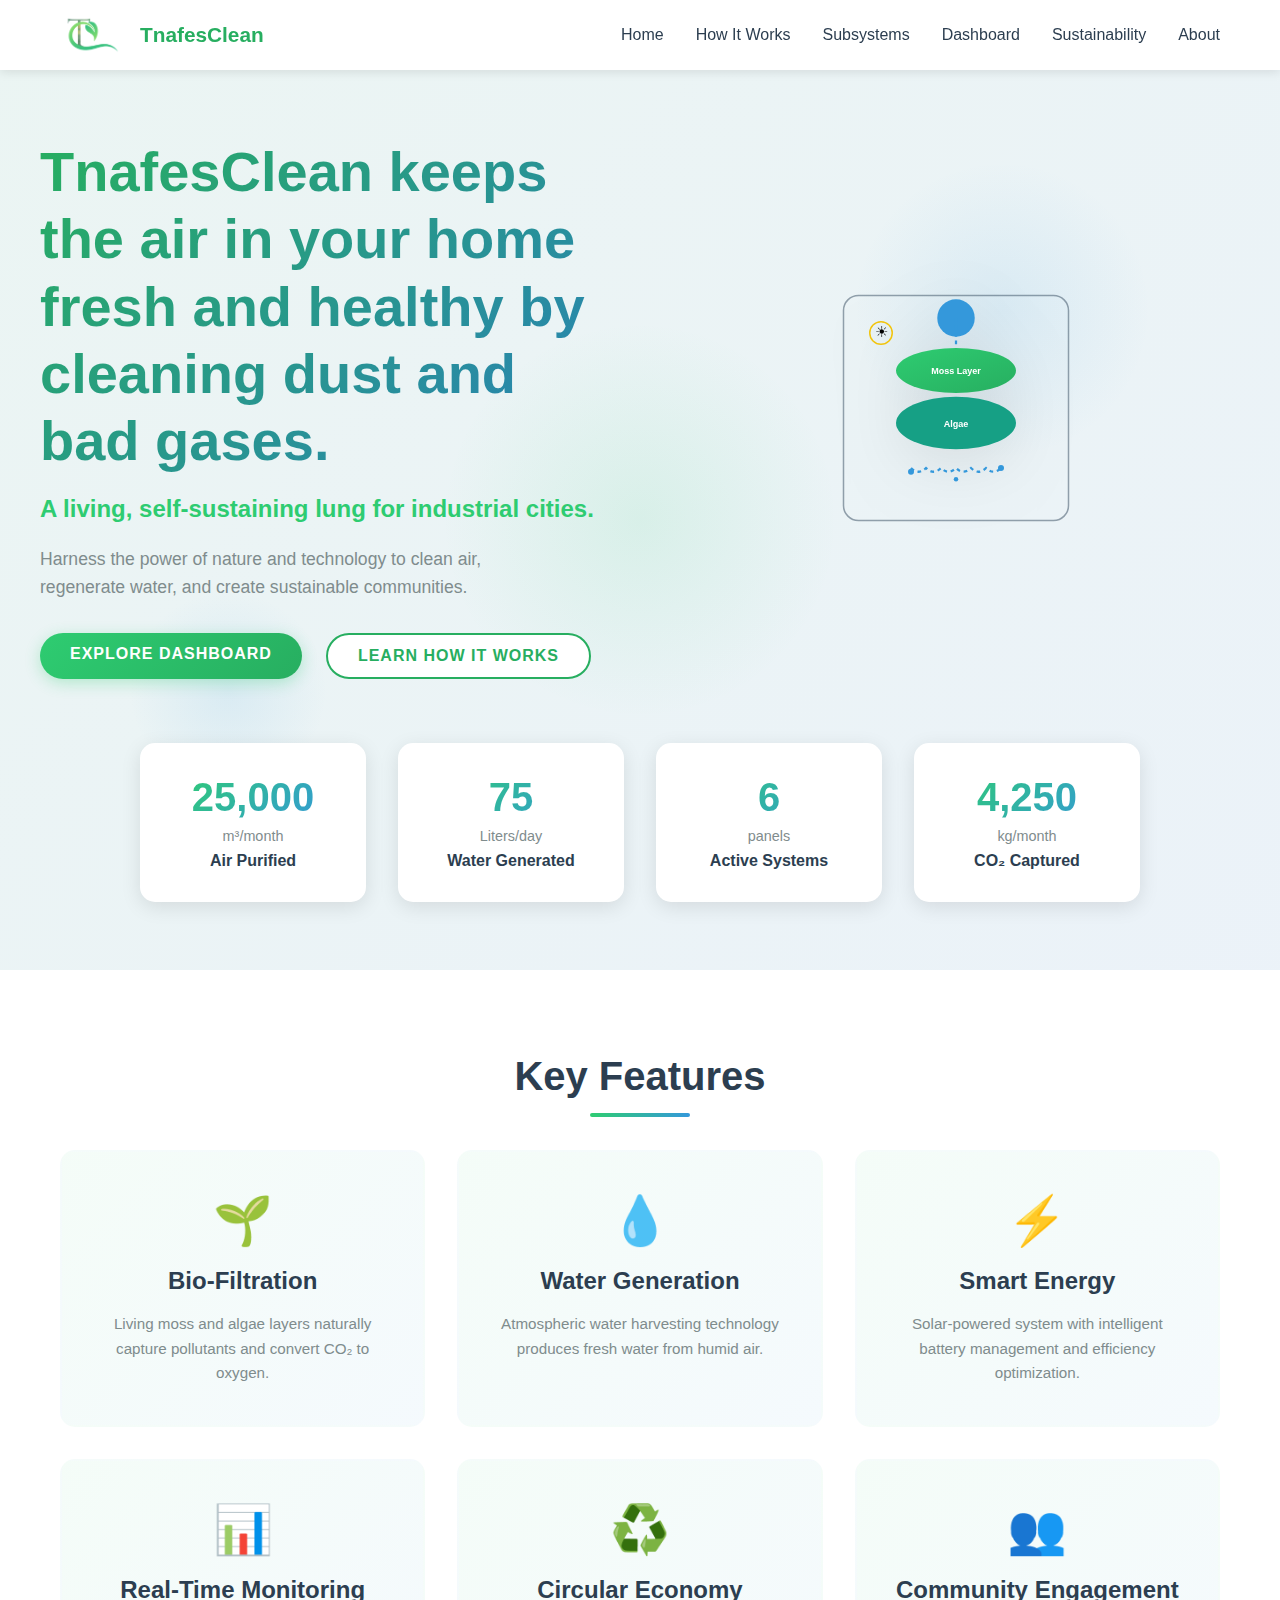
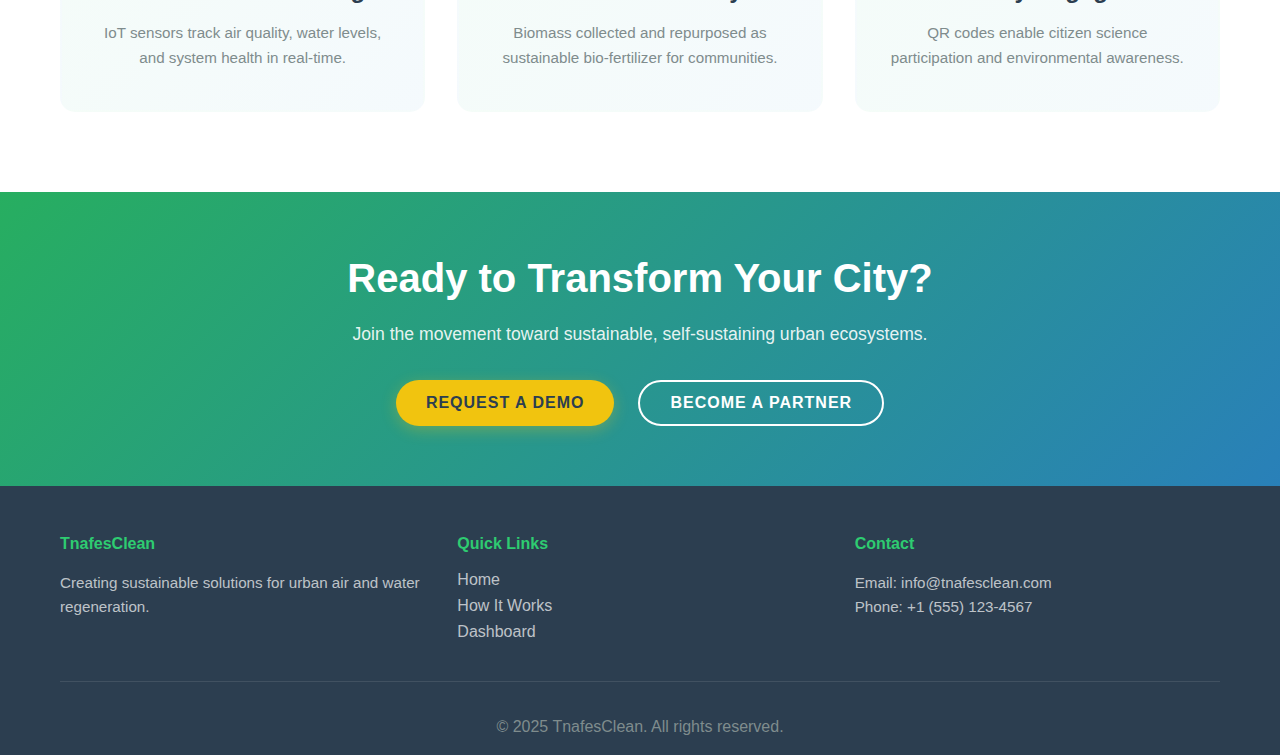
<file: index.html>
<!DOCTYPE html>
<html lang="en">
<head>
    <meta charset="UTF-8">
    <meta name="viewport" content="width=device-width, initial-scale=1.0">
    <title>Bio-Digital Air Purification & Water Regeneration System</title>
    <link rel="stylesheet" href="css/styles.css">
    <link rel="stylesheet" href="css/animations.css">
</head>
<body>
    <!-- Navigation Bar -->
    <nav class="navbar">
        <div class="nav-container">
            <div class="nav-logo">
                <img src="assets/logo.png" alt="TnafesClean Logo" class="logo-image" style="height: 40px; width: auto; margin-right: 10px;">
                <span>TnafesClean</span>
            </div>
            <ul class="nav-menu">
                <li><a href="#home" class="nav-link">Home</a></li>
                <li><a href="pages/how-it-works.html" class="nav-link">How It Works</a></li>
                <li><a href="pages/subsystems.html" class="nav-link">Subsystems</a></li>
                <li><a href="pages/dashboard.html" class="nav-link">Dashboard</a></li>
                <li><a href="pages/sustainability.html" class="nav-link">Sustainability</a></li>
                <li><a href="pages/about.html" class="nav-link">About</a></li>
            </ul>
            <div class="hamburger">
                <span></span>
                <span></span>
                <span></span>
            </div>
        </div>
    </nav>

    <!-- Hero Section -->
    <section id="home" class="hero">
        <div class="hero-background">
            <div class="animated-bg">
                <div class="airflow-particle"></div>
                <div class="water-droplet"></div>
                <div class="moss-layer"></div>
            </div>
        </div>

        <div class="hero-content">
            <div class="hero-text">
                <h1 class="hero-title animate-slide-in">
                TnafesClean keeps the air in your home fresh and healthy by cleaning dust and bad gases.                     </h1>
                <p class="hero-tagline animate-fade-in">
                    A living, self-sustaining lung for industrial cities.
                </p>
                <p class="hero-description animate-fade-in-delay">
                    Harness the power of nature and technology to clean air, regenerate water, and create sustainable communities.
                </p>
                
                <div class="cta-buttons animate-scale-in">
                    <a href="pages/dashboard.html" class="btn btn-primary">Explore Dashboard</a>
                    <a href="pages/how-it-works.html" class="btn btn-secondary">Learn How It Works</a>
                </div>
            </div>

            <div class="hero-visual">
                <svg class="hero-svg" viewBox="0 0 400 400" xmlns="http://www.w3.org/2000/svg">
                    <!-- Animated system visualization -->
                    <defs>
                        <linearGradient id="mossGradient" x1="0%" y1="0%" x2="100%" y2="100%">
                            <stop offset="0%" style="stop-color:#2ecc71;stop-opacity:1" />
                            <stop offset="100%" style="stop-color:#27ae60;stop-opacity:1" />
                        </linearGradient>
                        <linearGradient id="waterGradient" x1="0%" y1="0%" x2="100%" y2="100%">
                            <stop offset="0%" style="stop-color:#3498db;stop-opacity:1" />
                            <stop offset="100%" style="stop-color:#2980b9;stop-opacity:1" />
                        </linearGradient>
                    </defs>
                    
                    <!-- Main system container -->
                    <rect x="50" y="50" width="300" height="300" rx="20" fill="none" stroke="#34495e" stroke-width="2" class="system-border"/>
                    
                    <!-- Air intake (top) -->
                    <circle cx="200" cy="80" r="25" fill="#3498db" class="air-intake-animate"/>
                    <path d="M 200 80 L 200 130" stroke="#3498db" stroke-width="3" stroke-dasharray="5,5" class="airflow-line"/>
                    
                    <!-- Moss layer (upper section) -->
                    <ellipse cx="200" cy="150" rx="80" ry="30" fill="url(#mossGradient)" class="moss-pulse"/>
                    <text x="200" y="155" text-anchor="middle" font-size="12" fill="white" font-weight="bold">Moss Layer</text>
                    
                    <!-- Algae layer (middle section) -->
                    <ellipse cx="200" cy="220" rx="80" ry="35" fill="#16a085" class="algae-grow"/>
                    <text x="200" y="225" text-anchor="middle" font-size="12" fill="white" font-weight="bold">Algae</text>
                    
                    <!-- Water condensation (bottom) -->
                    <path d="M 140 280 Q 150 290 160 280 Q 170 290 180 280 Q 190 290 200 280 Q 210 290 220 280 Q 230 290 240 280 Q 250 290 260 280" 
                          stroke="#3498db" stroke-width="3" fill="none" class="water-condense"/>
                    <circle cx="140" cy="285" r="4" fill="#3498db" class="water-drop"/>
                    <circle cx="200" cy="295" r="3" fill="#3498db" class="water-drop water-drop-delay"/>
                    <circle cx="260" cy="280" r="4" fill="#3498db" class="water-drop"/>
                    
                    <!-- Energy indicators (solar) -->
                    <circle cx="100" cy="100" r="15" fill="none" stroke="#f1c40f" stroke-width="2" class="solar-glow"/>
                    <text x="100" y="105" text-anchor="middle" font-size="20">☀</text>
                </svg>
            </div>
        </div>

        <!-- Quick Stats -->
        <div class="stats-container">
            <div class="stat-card animate-stat-card">
                <div class="stat-value" data-value="50000">0</div>
                <div class="stat-unit">m³/month</div>
                <div class="stat-label">Air Purified</div>
            </div>
            <div class="stat-card animate-stat-card">
                <div class="stat-value" data-value="150">0</div>
                <div class="stat-unit">Liters/day</div>
                <div class="stat-label">Water Generated</div>
            </div>
            <div class="stat-card animate-stat-card">
                <div class="stat-value" data-value="12">0</div>
                <div class="stat-unit">panels</div>
                <div class="stat-label">Active Systems</div>
            </div>
            <div class="stat-card animate-stat-card">
                <div class="stat-value" data-value="8500">0</div>
                <div class="stat-unit">kg/month</div>
                <div class="stat-label">CO₂ Captured</div>
            </div>
        </div>
    </section>

    <!-- Features Overview Section -->
    <section class="features">
        <div class="container">
            <h2 class="section-title">Key Features</h2>
            <div class="features-grid">
                <div class="feature-card">
                    <div class="feature-icon">🌱</div>
                    <h3>Bio-Filtration</h3>
                    <p>Living moss and algae layers naturally capture pollutants and convert CO₂ to oxygen.</p>
                </div>
                <div class="feature-card">
                    <div class="feature-icon">💧</div>
                    <h3>Water Generation</h3>
                    <p>Atmospheric water harvesting technology produces fresh water from humid air.</p>
                </div>
                <div class="feature-card">
                    <div class="feature-icon">⚡</div>
                    <h3>Smart Energy</h3>
                    <p>Solar-powered system with intelligent battery management and efficiency optimization.</p>
                </div>
                <div class="feature-card">
                    <div class="feature-icon">📊</div>
                    <h3>Real-Time Monitoring</h3>
                    <p>IoT sensors track air quality, water levels, and system health in real-time.</p>
                </div>
                <div class="feature-card">
                    <div class="feature-icon">♻️</div>
                    <h3>Circular Economy</h3>
                    <p>Biomass collected and repurposed as sustainable bio-fertilizer for communities.</p>
                </div>
                <div class="feature-card">
                    <div class="feature-icon">👥</div>
                    <h3>Community Engagement</h3>
                    <p>QR codes enable citizen science participation and environmental awareness.</p>
                </div>
            </div>
        </div>
    </section>

    <!-- Call-to-Action Section -->
    <section class="cta-section">
        <div class="container">
            <h2>Ready to Transform Your City?</h2>
            <p>Join the movement toward sustainable, self-sustaining urban ecosystems.</p>
            <div class="cta-buttons-main">
                <button class="btn btn-primary" id="requestDemoBtn">Request a Demo</button>
                <button class="btn btn-secondary" id="partnerBtn">Become a Partner</button>
            </div>
        </div>
    </section>

    <!-- Footer -->
    <footer class="footer">
        <div class="container">
            <div class="footer-content">
                <div class="footer-section">
                    <h4>    TnafesClean</h4>
                    <p>Creating sustainable solutions for urban air and water regeneration.</p>
                </div>
                <div class="footer-section">
                    <h4>Quick Links</h4>
                    <ul>
                        <li><a href="#home">Home</a></li>
                        <li><a href="pages/how-it-works.html">How It Works</a></li>
                        <li><a href="pages/dashboard.html">Dashboard</a></li>
                    </ul>
                </div>
                <div class="footer-section">
                    <h4>Contact</h4>
                    <p>Email: info@tnafesclean.com</p>
                    <p>Phone: +1 (555) 123-4567</p>
                </div>
            </div>
            <div class="footer-bottom">
                <p>&copy; 2025 TnafesClean. All rights reserved.</p>
            </div>
        </div>
    </footer>

    <!-- Modals -->
    <div id="demoModal" class="modal">
        <div class="modal-content">
            <span class="close">&times;</span>
            <h2>Request a Demo</h2>
            <form id="demoForm">
                <input type="text" placeholder="Your Name" required>
                <input type="email" placeholder="Your Email" required>
                <input type="text" placeholder="Organization">
                <textarea placeholder="Tell us about your interest..." rows="4"></textarea>
                <button type="submit" class="btn btn-primary">Submit Request</button>
            </form>
        </div>
    </div>

    <div id="partnerModal" class="modal">
        <div class="modal-content">
            <span class="close">&times;</span>
            <h2>Become a Partner</h2>
            <form id="partnerForm">
                <input type="text" placeholder="Company Name" required>
                <input type="email" placeholder="Contact Email" required>
                <input type="tel" placeholder="Phone Number">
                <select required>
                    <option value="">Select Partnership Type</option>
                    <option value="distribution">Distribution Partner</option>
                    <option value="technology">Technology Partner</option>
                    <option value="research">Research Collaborator</option>
                    <option value="community">Community Advocate</option>
                </select>
                <textarea placeholder="Tell us about your partnership interest..." rows="4"></textarea>
                <button type="submit" class="btn btn-primary">Submit Partnership</button>
            </form>
        </div>
    </div>

    <script src="js/script.js"></script>
</body>
</html>
</file>
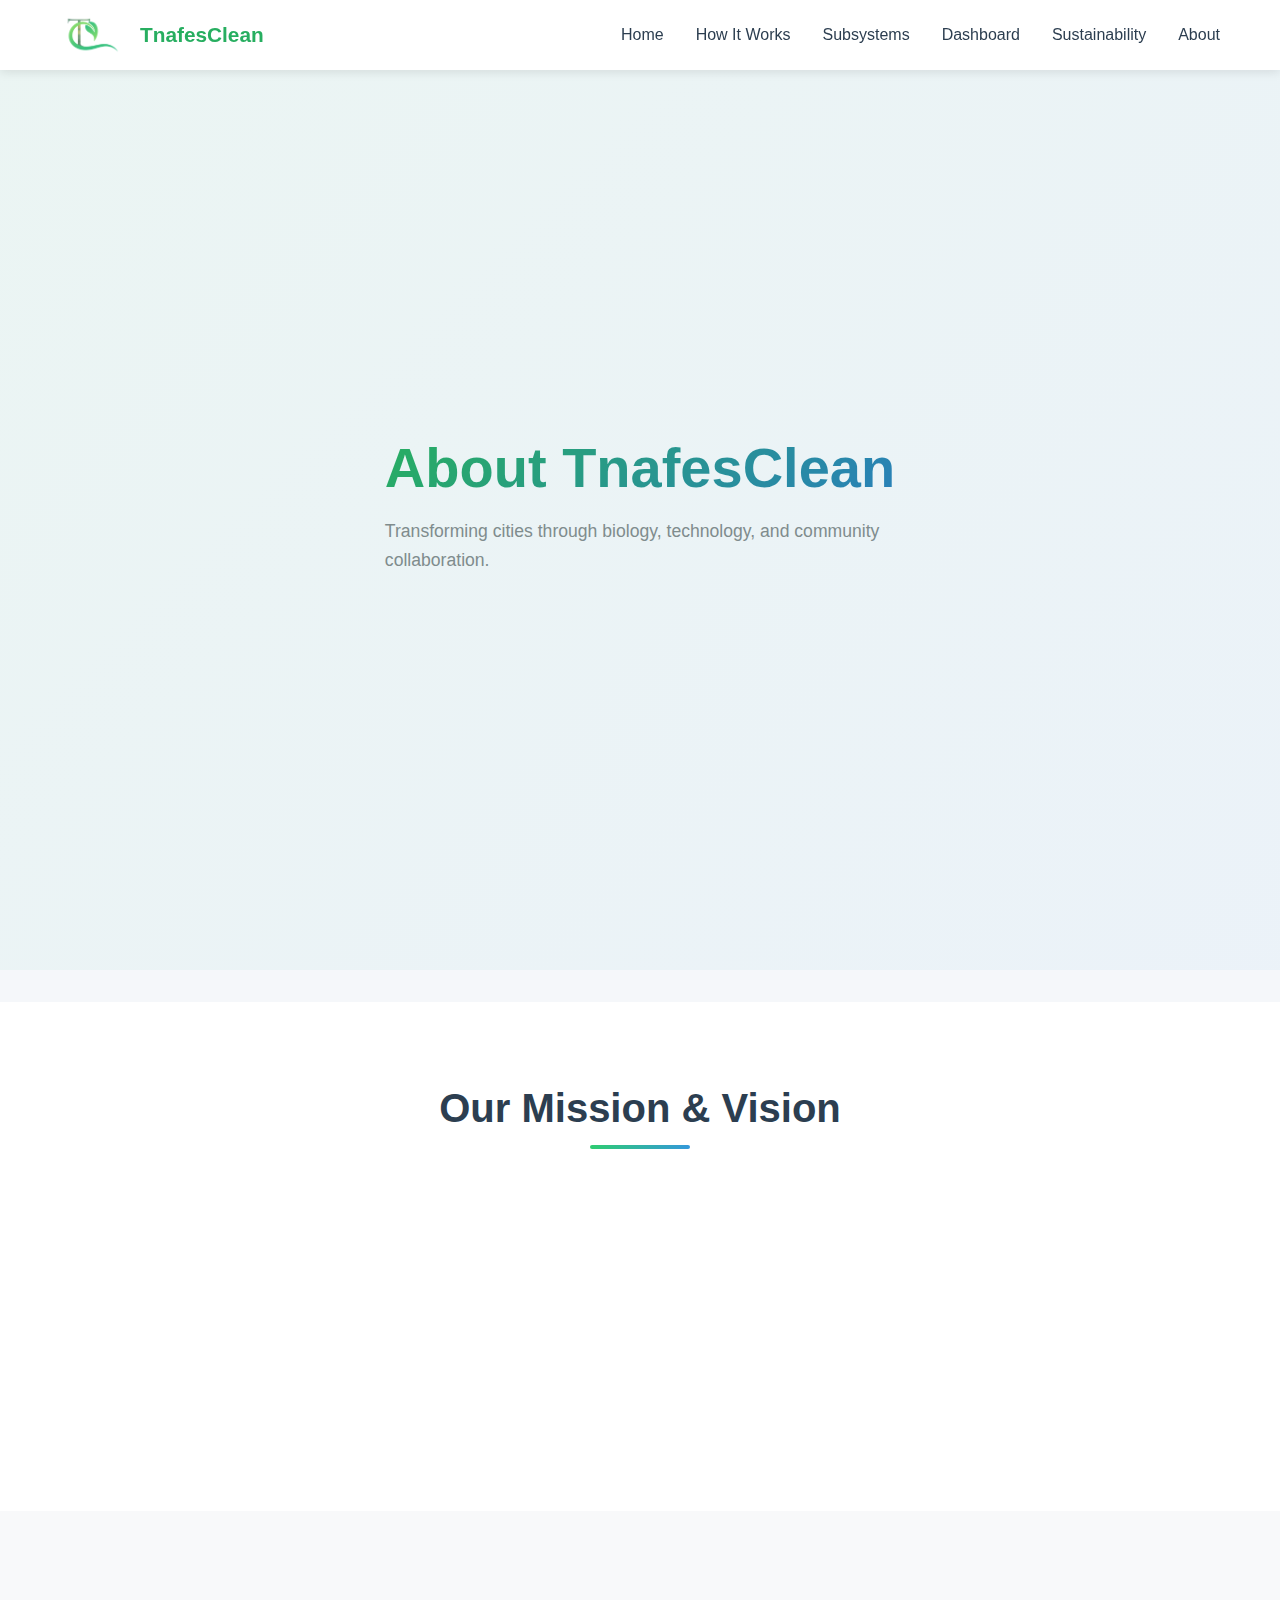
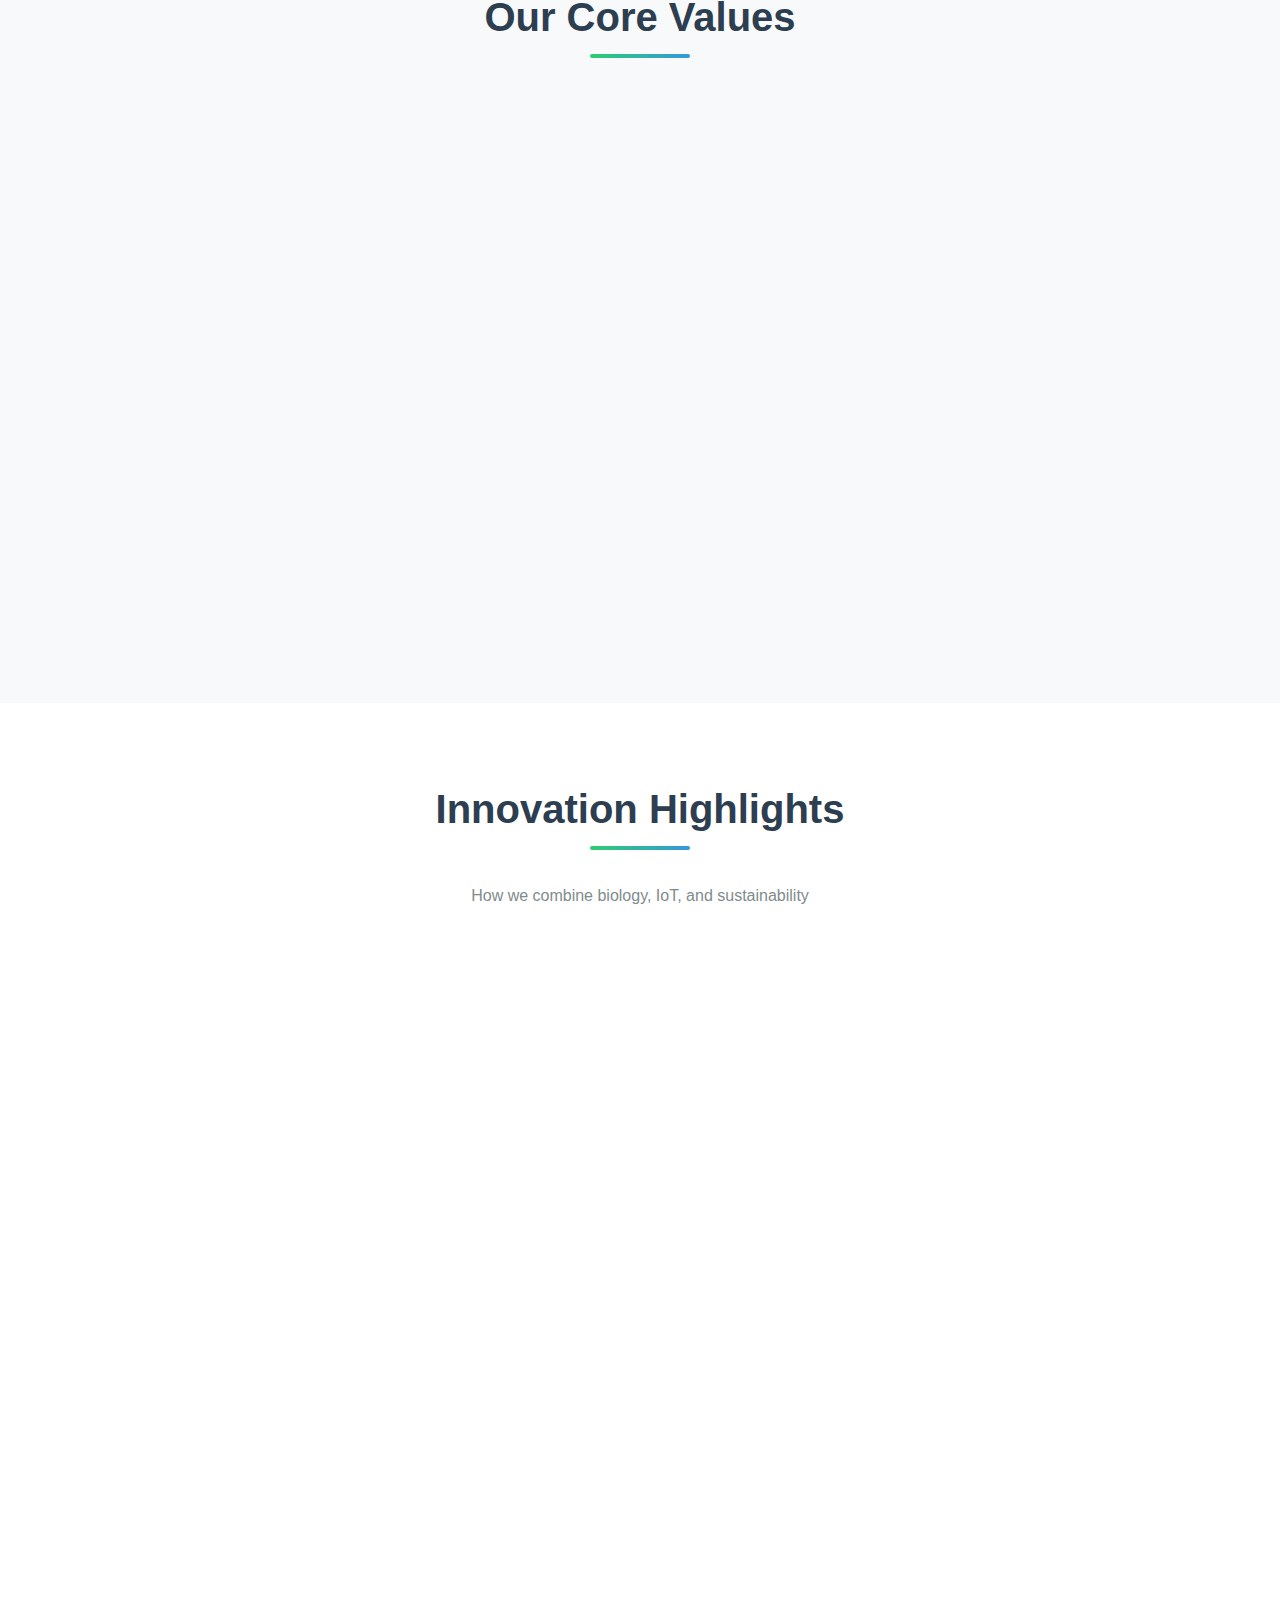
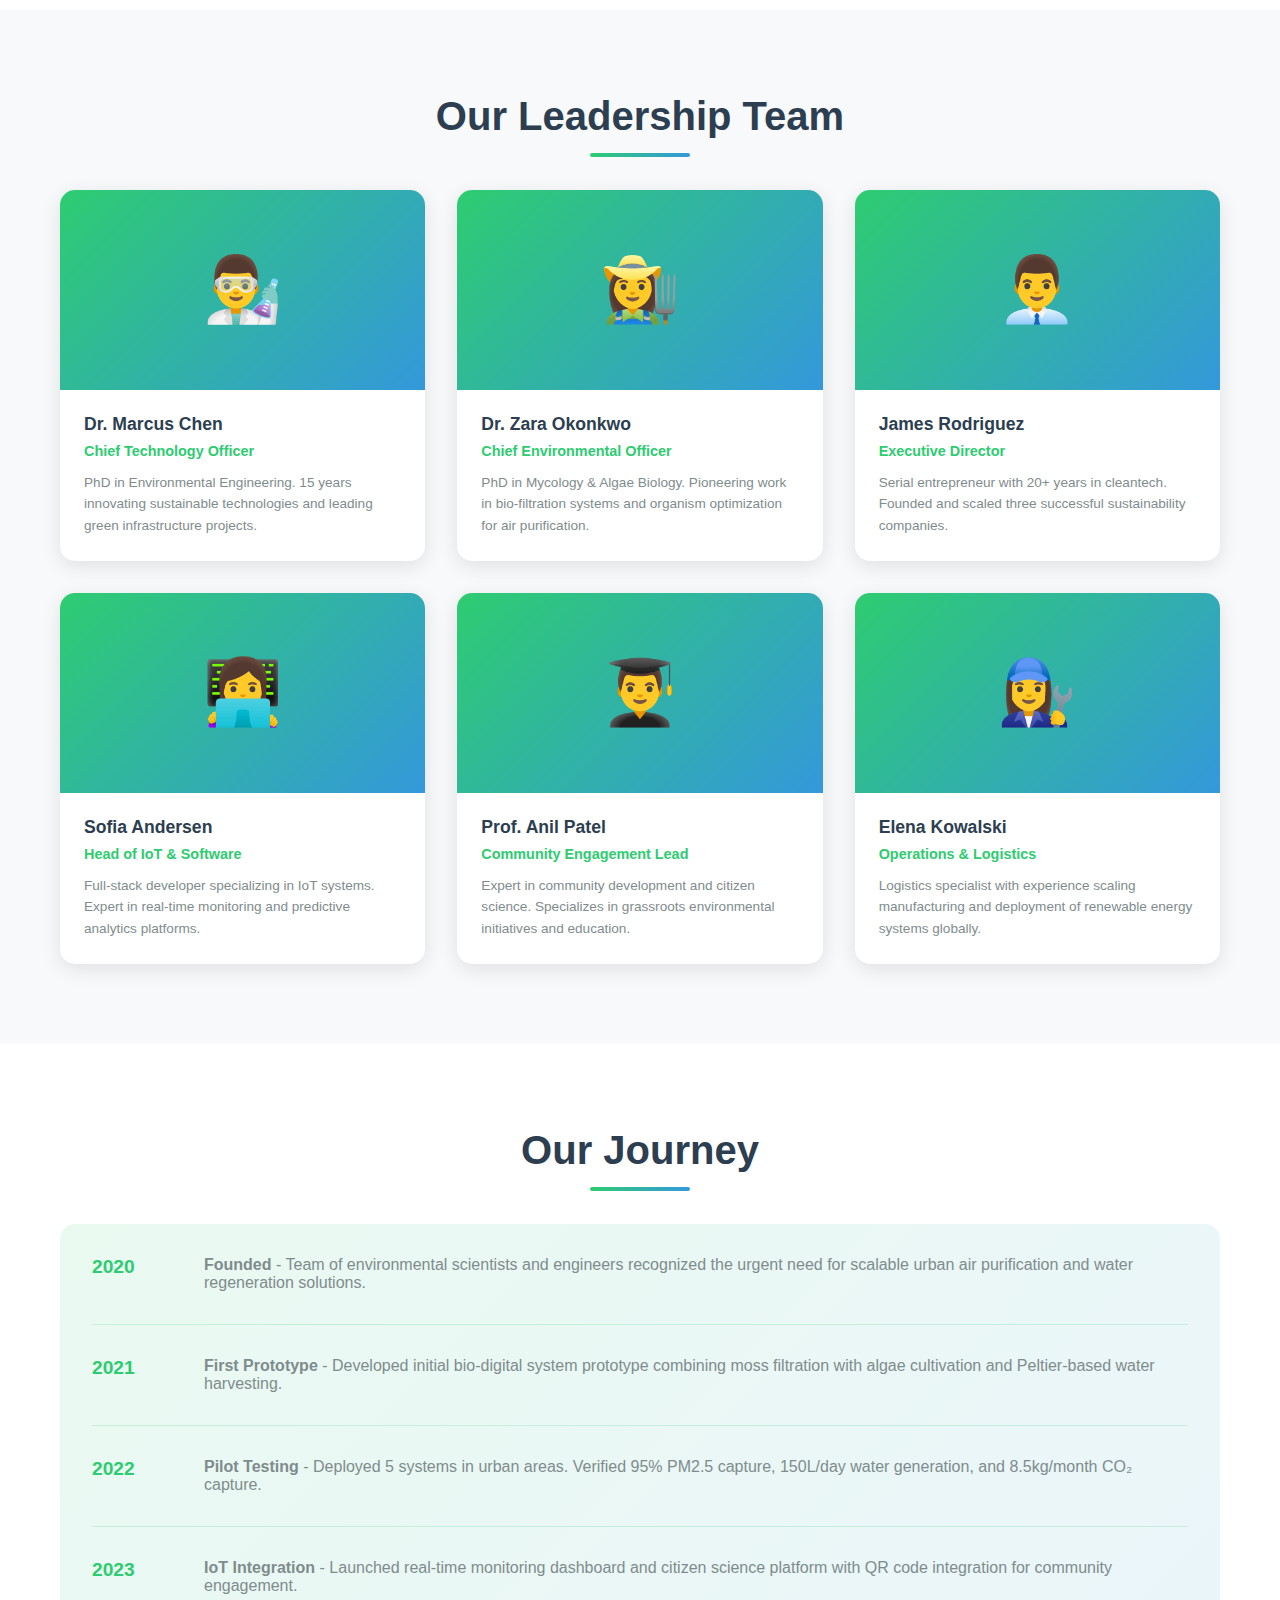
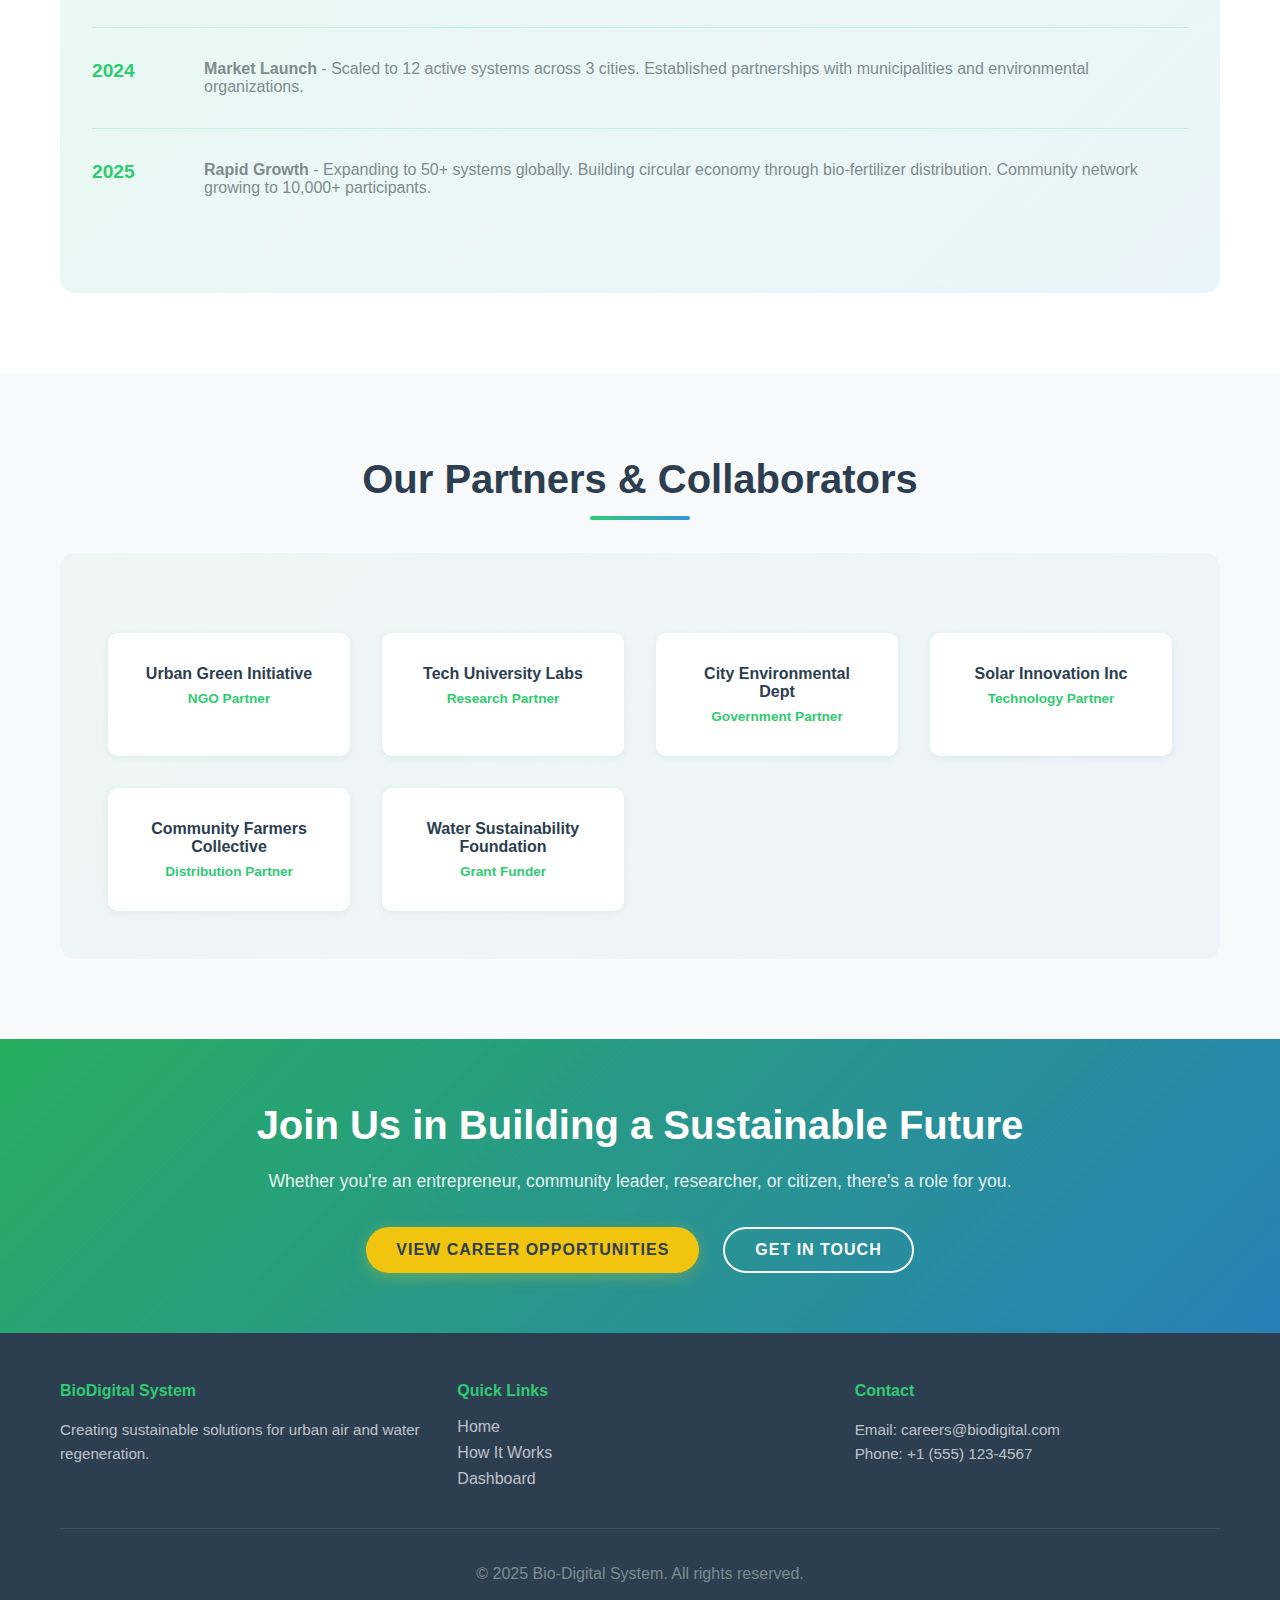
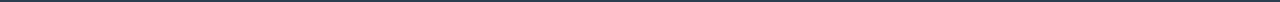
<file: pages/about.html>
<!DOCTYPE html>
<html lang="en">
<head>
    <meta charset="UTF-8">
    <meta name="viewport" content="width=device-width, initial-scale=1.0">
    <title>About - TnafesClean</title>
    <link rel="stylesheet" href="../css/styles.css">
    <link rel="stylesheet" href="../css/animations.css">
    <style>
        .about-section {
            padding: 80px 20px;
            background: white;
        }

        .mission-vision {
            display: grid;
            grid-template-columns: 1fr 1fr;
            gap: 3rem;
            align-items: center;
            margin-top: 2rem;
        }

        .mission-card,
        .vision-card {
            background: linear-gradient(135deg, rgba(46, 204, 113, 0.05) 0%, rgba(52, 152, 219, 0.05) 100%);
            border-left: 4px solid #2ecc71;
            padding: 2.5rem;
            border-radius: 15px;
            transition: all 0.3s ease;
        }

        .mission-card:hover,
        .vision-card:hover {
            transform: translateY(-5px);
            box-shadow: 0 10px 30px rgba(46, 204, 113, 0.2);
        }

        .vision-card {
            border-left-color: #3498db;
        }

        .card-title {
            font-size: 1.5rem;
            color: var(--dark-text);
            margin-bottom: 1rem;
            display: flex;
            align-items: center;
            gap: 0.8rem;
        }

        .card-icon {
            font-size: 2rem;
        }

        .card-content {
            color: var(--light-text);
            line-height: 1.8;
        }

        .team-grid {
            display: grid;
            grid-template-columns: repeat(auto-fit, minmax(280px, 1fr));
            gap: 2rem;
            margin-top: 2rem;
        }

        .team-member {
            background: white;
            border-radius: 15px;
            overflow: hidden;
            box-shadow: 0 5px 20px rgba(0, 0, 0, 0.1);
            transition: all 0.3s ease;
            animation: slide-up 0.6s ease-out both;
        }

        .team-member:nth-child(2) {
            animation-delay: 0.1s;
        }

        .team-member:nth-child(3) {
            animation-delay: 0.2s;
        }

        .team-member:nth-child(4) {
            animation-delay: 0.3s;
        }

        .team-member:nth-child(5) {
            animation-delay: 0.4s;
        }

        .team-member:nth-child(6) {
            animation-delay: 0.5s;
        }

        .team-member:hover {
            transform: translateY(-10px);
            box-shadow: 0 15px 40px rgba(46, 204, 113, 0.2);
        }

        .member-avatar {
            width: 100%;
            height: 200px;
            background: linear-gradient(135deg, #2ecc71 0%, #3498db 100%);
            display: flex;
            align-items: center;
            justify-content: center;
            font-size: 4rem;
            color: white;
        }

        .member-info {
            padding: 1.5rem;
        }

        .member-name {
            font-weight: 600;
            color: var(--dark-text);
            font-size: 1.1rem;
            margin-bottom: 0.5rem;
        }

        .member-role {
            color: #2ecc71;
            font-size: 0.9rem;
            font-weight: 600;
            margin-bottom: 0.8rem;
        }

        .member-bio {
            color: var(--light-text);
            font-size: 0.85rem;
            line-height: 1.6;
        }

        .innovation-grid {
            display: grid;
            grid-template-columns: repeat(auto-fit, minmax(250px, 1fr));
            gap: 2rem;
            margin-top: 2rem;
        }

        .innovation-card {
            background: white;
            padding: 2rem;
            border-radius: 15px;
            border: 2px solid transparent;
            text-align: center;
            transition: all 0.3s ease;
        }

        .innovation-card:hover {
            border-color: #2ecc71;
            box-shadow: 0 10px 30px rgba(46, 204, 113, 0.2);
            transform: translateY(-5px);
        }

        .innovation-icon {
            font-size: 3rem;
            margin-bottom: 1rem;
        }

        .innovation-title {
            font-weight: 600;
            color: var(--dark-text);
            margin-bottom: 0.8rem;
            font-size: 1.1rem;
        }

        .innovation-description {
            color: var(--light-text);
            font-size: 0.9rem;
            line-height: 1.6;
        }

        .partners-section {
            background: linear-gradient(135deg, rgba(46, 204, 113, 0.05) 0%, rgba(52, 152, 219, 0.05) 100%);
            border-radius: 15px;
            padding: 3rem;
            margin-top: 2rem;
        }

        .partners-grid {
            display: grid;
            grid-template-columns: repeat(auto-fit, minmax(200px, 1fr));
            gap: 2rem;
            margin-top: 2rem;
        }

        .partner-card {
            background: white;
            padding: 2rem;
            border-radius: 10px;
            text-align: center;
            box-shadow: 0 2px 8px rgba(0, 0, 0, 0.05);
            transition: all 0.3s ease;
        }

        .partner-card:hover {
            transform: scale(1.05);
            box-shadow: 0 5px 15px rgba(0, 0, 0, 0.1);
        }

        .partner-name {
            font-weight: 600;
            color: var(--dark-text);
            margin-bottom: 0.5rem;
        }

        .partner-type {
            font-size: 0.85rem;
            color: #2ecc71;
            font-weight: 600;
        }

        .values-section {
            display: grid;
            grid-template-columns: repeat(auto-fit, minmax(250px, 1fr));
            gap: 2rem;
            margin-top: 2rem;
        }

        .value-card {
            background: white;
            padding: 2rem;
            border-radius: 15px;
            text-align: center;
            box-shadow: 0 5px 20px rgba(0, 0, 0, 0.1);
        }

        .value-icon {
            font-size: 2.5rem;
            margin-bottom: 1rem;
        }

        .value-title {
            font-weight: 600;
            color: var(--dark-text);
            margin-bottom: 0.8rem;
        }

        .value-description {
            color: var(--light-text);
            font-size: 0.9rem;
            line-height: 1.6;
        }

        .timeline-about {
            background: linear-gradient(135deg, rgba(46, 204, 113, 0.1) 0%, rgba(52, 152, 219, 0.1) 100%);
            border-radius: 15px;
            padding: 2rem;
            margin-top: 2rem;
        }

        .timeline-item-about {
            display: flex;
            gap: 2rem;
            margin-bottom: 2rem;
            padding-bottom: 2rem;
            border-bottom: 1px solid rgba(46, 204, 113, 0.2);
        }

        .timeline-item-about:last-child {
            border-bottom: none;
        }

        .timeline-year {
            font-weight: 700;
            color: #2ecc71;
            min-width: 80px;
            font-size: 1.2rem;
        }

        .timeline-description {
            color: var(--light-text);
        }

        @media (max-width: 768px) {
            .mission-vision {
                grid-template-columns: 1fr;
            }

            .team-grid {
                grid-template-columns: repeat(auto-fit, minmax(250px, 1fr));
            }

            .values-section {
                grid-template-columns: 1fr;
            }

            .partners-grid {
                grid-template-columns: repeat(2, 1fr);
            }
        }
    </style>
</head>
<body>
    <!-- Navigation Bar -->
    <nav class="navbar">
        <div class="nav-container">
            <div class="nav-logo">
                <img src="../assets/logo.png" alt="TnafesClean Logo" class="logo-image" style="height: 40px; width: auto; margin-right: 10px;">
                <span>TnafesClean</span>
            </div>
            <ul class="nav-menu">
                <li><a href="../index.html" class="nav-link">Home</a></li>
                <li><a href="how-it-works.html" class="nav-link">How It Works</a></li>
                <li><a href="subsystems.html" class="nav-link">Subsystems</a></li>
                <li><a href="dashboard.html" class="nav-link">Dashboard</a></li>
                <li><a href="sustainability.html" class="nav-link">Sustainability</a></li>
                <li><a href="about.html" class="nav-link">About</a></li>
            </ul>
            <div class="hamburger">
                <span></span>
                <span></span>
                <span></span>
            </div>
        </div>
    </nav>

    <!-- Hero Section -->
    <section class="hero" style="margin-bottom: 2rem;">
        <div class="hero-content" style="grid-template-columns: 1fr; text-align: center;">
            <div class="hero-text">
                <h1 class="hero-title">About TnafesClean</h1>
                <p class="hero-description">
                    Transforming cities through biology, technology, and community collaboration.
                </p>
            </div>
        </div>
    </section>

    <!-- Mission & Vision -->
    <section class="about-section">
        <div class="container">
            <h2 class="section-title">Our Mission & Vision</h2>
            
            <div class="mission-vision">
                <div class="mission-card scroll-in">
                    <div class="card-title">
                        <span class="card-icon">🎯</span>
                        Mission
                    </div>
                    <div class="card-content">
                        To create affordable, scalable, and self-sustaining bio-digital systems that transform polluted urban air into clean oxygen while generating fresh water and fostering circular economies in communities worldwide.
                    </div>
                </div>

                <div class="vision-card scroll-in">
                    <div class="card-title">
                        <span class="card-icon">🔮</span>
                        Vision
                    </div>
                    <div class="card-content">
                        A world where every city breathes clean air, regenerates water, and thrives with community-driven sustainability. Where biology and technology work in harmony to heal urban environments and empower people.
                    </div>
                </div>
            </div>
        </div>
    </section>

    <!-- Core Values -->
    <section class="about-section" style="background: #f8f9fa;">
        <div class="container">
            <h2 class="section-title">Our Core Values</h2>
            
            <div class="values-section">
                <div class="value-card scroll-in">
                    <div class="value-icon">🌍</div>
                    <div class="value-title">Sustainability</div>
                    <div class="value-description">
                        We prioritize long-term environmental health over short-term gains, creating solutions that regenerate rather than deplete.
                    </div>
                </div>

                <div class="value-card scroll-in">
                    <div class="value-icon">🤝</div>
                    <div class="value-title">Community</div>
                    <div class="value-description">
                        We believe in the power of communities to drive change, engaging citizens as active participants in environmental solutions.
                    </div>
                </div>

                <div class="value-card scroll-in">
                    <div class="value-icon">💡</div>
                    <div class="value-title">Innovation</div>
                    <div class="value-description">
                        We blend cutting-edge technology with nature's wisdom to create solutions that are both effective and beautiful.
                    </div>
                </div>

                <div class="value-card scroll-in">
                    <div class="value-icon">♻️</div>
                    <div class="value-title">Circularity</div>
                    <div class="value-description">
                        We design every system to close loops, minimizing waste and maximizing regeneration of resources.
                    </div>
                </div>

                <div class="value-card scroll-in">
                    <div class="value-icon">📊</div>
                    <div class="value-title">Transparency</div>
                    <div class="value-description">
                        We measure, report, and share our impact openly, building trust through verified results.
                    </div>
                </div>

                <div class="value-card scroll-in">
                    <div class="value-icon">🚀</div>
                    <div class="value-title">Scalability</div>
                    <div class="value-description">
                        We design for global impact, creating solutions that grow with communities and cities.
                    </div>
                </div>
            </div>
        </div>
    </section>

    <!-- Innovation Highlights -->
    <section class="about-section">
        <div class="container">
            <h2 class="section-title">Innovation Highlights</h2>
            <p style="text-align: center; color: var(--light-text); margin-bottom: 2rem;">
                How we combine biology, IoT, and sustainability
            </p>
            
            <div class="innovation-grid">
                <div class="innovation-card scroll-in">
                    <div class="innovation-icon">🌿</div>
                    <div class="innovation-title">Bio-Integration</div>
                    <div class="innovation-description">
                        Living moss and algae cultures provide active, self-replicating air purification and CO₂ capture without chemical additives.
                    </div>
                </div>

                <div class="innovation-card scroll-in">
                    <div class="innovation-icon">📡</div>
                    <div class="innovation-title">IoT Connectivity</div>
                    <div class="innovation-description">
                        Real-time sensor networks track system performance, enabling remote monitoring and predictive maintenance.
                    </div>
                </div>

                <div class="innovation-card scroll-in">
                    <div class="innovation-icon">⚡</div>
                    <div class="innovation-title">Energy Independence</div>
                    <div class="innovation-description">
                        100% solar-powered systems with intelligent battery management eliminate dependency on grid electricity.
                    </div>
                </div>

                <div class="innovation-card scroll-in">
                    <div class="innovation-icon">💧</div>
                    <div class="innovation-title">Water Regeneration</div>
                    <div class="innovation-description">
                        Peltier-based atmospheric water harvesting extracts fresh water from humidity, producing 150+ liters daily.
                    </div>
                </div>

                <div class="innovation-card scroll-in">
                    <div class="innovation-icon">📱</div>
                    <div class="innovation-title">Citizen Science</div>
                    <div class="innovation-description">
                        QR codes and mobile integration enable communities to contribute real-time data and observations.
                    </div>
                </div>

                <div class="innovation-card scroll-in">
                    <div class="innovation-icon">♻️</div>
                    <div class="innovation-title">Circular Biomass</div>
                    <div class="innovation-description">
                        Harvested biomass becomes bio-fertilizer, creating closed-loop systems that regenerate community agriculture.
                    </div>
                </div>
            </div>
        </div>
    </section>

    <!-- Team -->
    <section class="about-section" style="background: #f8f9fa;">
        <div class="container">
            <h2 class="section-title">Our Leadership Team</h2>
            
            <div class="team-grid">
                <div class="team-member">
                    <div class="member-avatar">👨‍🔬</div>
                    <div class="member-info">
                        <div class="member-name">Dr. Marcus Chen</div>
                        <div class="member-role">Chief Technology Officer</div>
                        <div class="member-bio">
                            PhD in Environmental Engineering. 15 years innovating sustainable technologies and leading green infrastructure projects.
                        </div>
                    </div>
                </div>

                <div class="team-member">
                    <div class="member-avatar">👩‍🌾</div>
                    <div class="member-info">
                        <div class="member-name">Dr. Zara Okonkwo</div>
                        <div class="member-role">Chief Environmental Officer</div>
                        <div class="member-bio">
                            PhD in Mycology & Algae Biology. Pioneering work in bio-filtration systems and organism optimization for air purification.
                        </div>
                    </div>
                </div>

                <div class="team-member">
                    <div class="member-avatar">👨‍💼</div>
                    <div class="member-info">
                        <div class="member-name">James Rodriguez</div>
                        <div class="member-role">Executive Director</div>
                        <div class="member-bio">
                            Serial entrepreneur with 20+ years in cleantech. Founded and scaled three successful sustainability companies.
                        </div>
                    </div>
                </div>

                <div class="team-member">
                    <div class="member-avatar">👩‍💻</div>
                    <div class="member-info">
                        <div class="member-name">Sofia Andersen</div>
                        <div class="member-role">Head of IoT & Software</div>
                        <div class="member-bio">
                            Full-stack developer specializing in IoT systems. Expert in real-time monitoring and predictive analytics platforms.
                        </div>
                    </div>
                </div>

                <div class="team-member">
                    <div class="member-avatar">👨‍🎓</div>
                    <div class="member-info">
                        <div class="member-name">Prof. Anil Patel</div>
                        <div class="member-role">Community Engagement Lead</div>
                        <div class="member-bio">
                            Expert in community development and citizen science. Specializes in grassroots environmental initiatives and education.
                        </div>
                    </div>
                </div>

                <div class="team-member">
                    <div class="member-avatar">👩‍🔧</div>
                    <div class="member-info">
                        <div class="member-name">Elena Kowalski</div>
                        <div class="member-role">Operations & Logistics</div>
                        <div class="member-bio">
                            Logistics specialist with experience scaling manufacturing and deployment of renewable energy systems globally.
                        </div>
                    </div>
                </div>
            </div>
        </div>
    </section>

    <!-- Our Journey -->
    <section class="about-section">
        <div class="container">
            <h2 class="section-title">Our Journey</h2>
            
            <div class="timeline-about">
                <div class="timeline-item-about">
                    <div class="timeline-year">2020</div>
                    <div class="timeline-description">
                        <strong>Founded</strong> - Team of environmental scientists and engineers recognized the urgent need for scalable urban air purification and water regeneration solutions.
                    </div>
                </div>

                <div class="timeline-item-about">
                    <div class="timeline-year">2021</div>
                    <div class="timeline-description">
                        <strong>First Prototype</strong> - Developed initial bio-digital system prototype combining moss filtration with algae cultivation and Peltier-based water harvesting.
                    </div>
                </div>

                <div class="timeline-item-about">
                    <div class="timeline-year">2022</div>
                    <div class="timeline-description">
                        <strong>Pilot Testing</strong> - Deployed 5 systems in urban areas. Verified 95% PM2.5 capture, 150L/day water generation, and 8.5kg/month CO₂ capture.
                    </div>
                </div>

                <div class="timeline-item-about">
                    <div class="timeline-year">2023</div>
                    <div class="timeline-description">
                        <strong>IoT Integration</strong> - Launched real-time monitoring dashboard and citizen science platform with QR code integration for community engagement.
                    </div>
                </div>

                <div class="timeline-item-about">
                    <div class="timeline-year">2024</div>
                    <div class="timeline-description">
                        <strong>Market Launch</strong> - Scaled to 12 active systems across 3 cities. Established partnerships with municipalities and environmental organizations.
                    </div>
                </div>

                <div class="timeline-item-about">
                    <div class="timeline-year">2025</div>
                    <div class="timeline-description">
                        <strong>Rapid Growth</strong> - Expanding to 50+ systems globally. Building circular economy through bio-fertilizer distribution. Community network growing to 10,000+ participants.
                    </div>
                </div>
            </div>
        </div>
    </section>

    <!-- Partners & Collaborators -->
    <section class="about-section" style="background: #f8f9fa;">
        <div class="container">
            <h2 class="section-title">Our Partners & Collaborators</h2>
            
            <div class="partners-section">
                <div class="partners-grid">
                    <div class="partner-card">
                        <div class="partner-name">Urban Green Initiative</div>
                        <div class="partner-type">NGO Partner</div>
                    </div>

                    <div class="partner-card">
                        <div class="partner-name">Tech University Labs</div>
                        <div class="partner-type">Research Partner</div>
                    </div>

                    <div class="partner-card">
                        <div class="partner-name">City Environmental Dept</div>
                        <div class="partner-type">Government Partner</div>
                    </div>

                    <div class="partner-card">
                        <div class="partner-name">Solar Innovation Inc</div>
                        <div class="partner-type">Technology Partner</div>
                    </div>

                    <div class="partner-card">
                        <div class="partner-name">Community Farmers Collective</div>
                        <div class="partner-type">Distribution Partner</div>
                    </div>

                    <div class="partner-card">
                        <div class="partner-name">Water Sustainability Foundation</div>
                        <div class="partner-type">Grant Funder</div>
                    </div>
                </div>
            </div>
        </div>
    </section>

    <!-- Call to Action -->
    <section class="cta-section">
        <div class="container">
            <h2>Join Us in Building a Sustainable Future</h2>
            <p>Whether you're an entrepreneur, community leader, researcher, or citizen, there's a role for you.</p>
            <div class="cta-buttons-main">
                <button class="btn btn-primary" id="careerBtn">View Career Opportunities</button>
                <button class="btn btn-secondary" id="contactBtn">Get In Touch</button>
            </div>
        </div>
    </section>

    <!-- Footer -->
    <footer class="footer">
        <div class="container">
            <div class="footer-content">
                <div class="footer-section">
                    <h4>BioDigital System</h4>
                    <p>Creating sustainable solutions for urban air and water regeneration.</p>
                </div>
                <div class="footer-section">
                    <h4>Quick Links</h4>
                    <ul>
                        <li><a href="../index.html">Home</a></li>
                        <li><a href="how-it-works.html">How It Works</a></li>
                        <li><a href="dashboard.html">Dashboard</a></li>
                    </ul>
                </div>
                <div class="footer-section">
                    <h4>Contact</h4>
                    <p>Email: careers@biodigital.com</p>
                    <p>Phone: +1 (555) 123-4567</p>
                </div>
            </div>
            <div class="footer-bottom">
                <p>&copy; 2025 Bio-Digital System. All rights reserved.</p>
            </div>
        </div>
    </footer>

    <script src="../js/script.js"></script>
    <script>
        document.getElementById('careerBtn').addEventListener('click', function() {
            window.bioDigitalUtils.showNotification('Check our careers page for current opportunities!', 'success');
        });

        document.getElementById('contactBtn').addEventListener('click', function() {
            window.location.href = '../index.html#home';
        });
    </script>
</body>
</html>
</file>
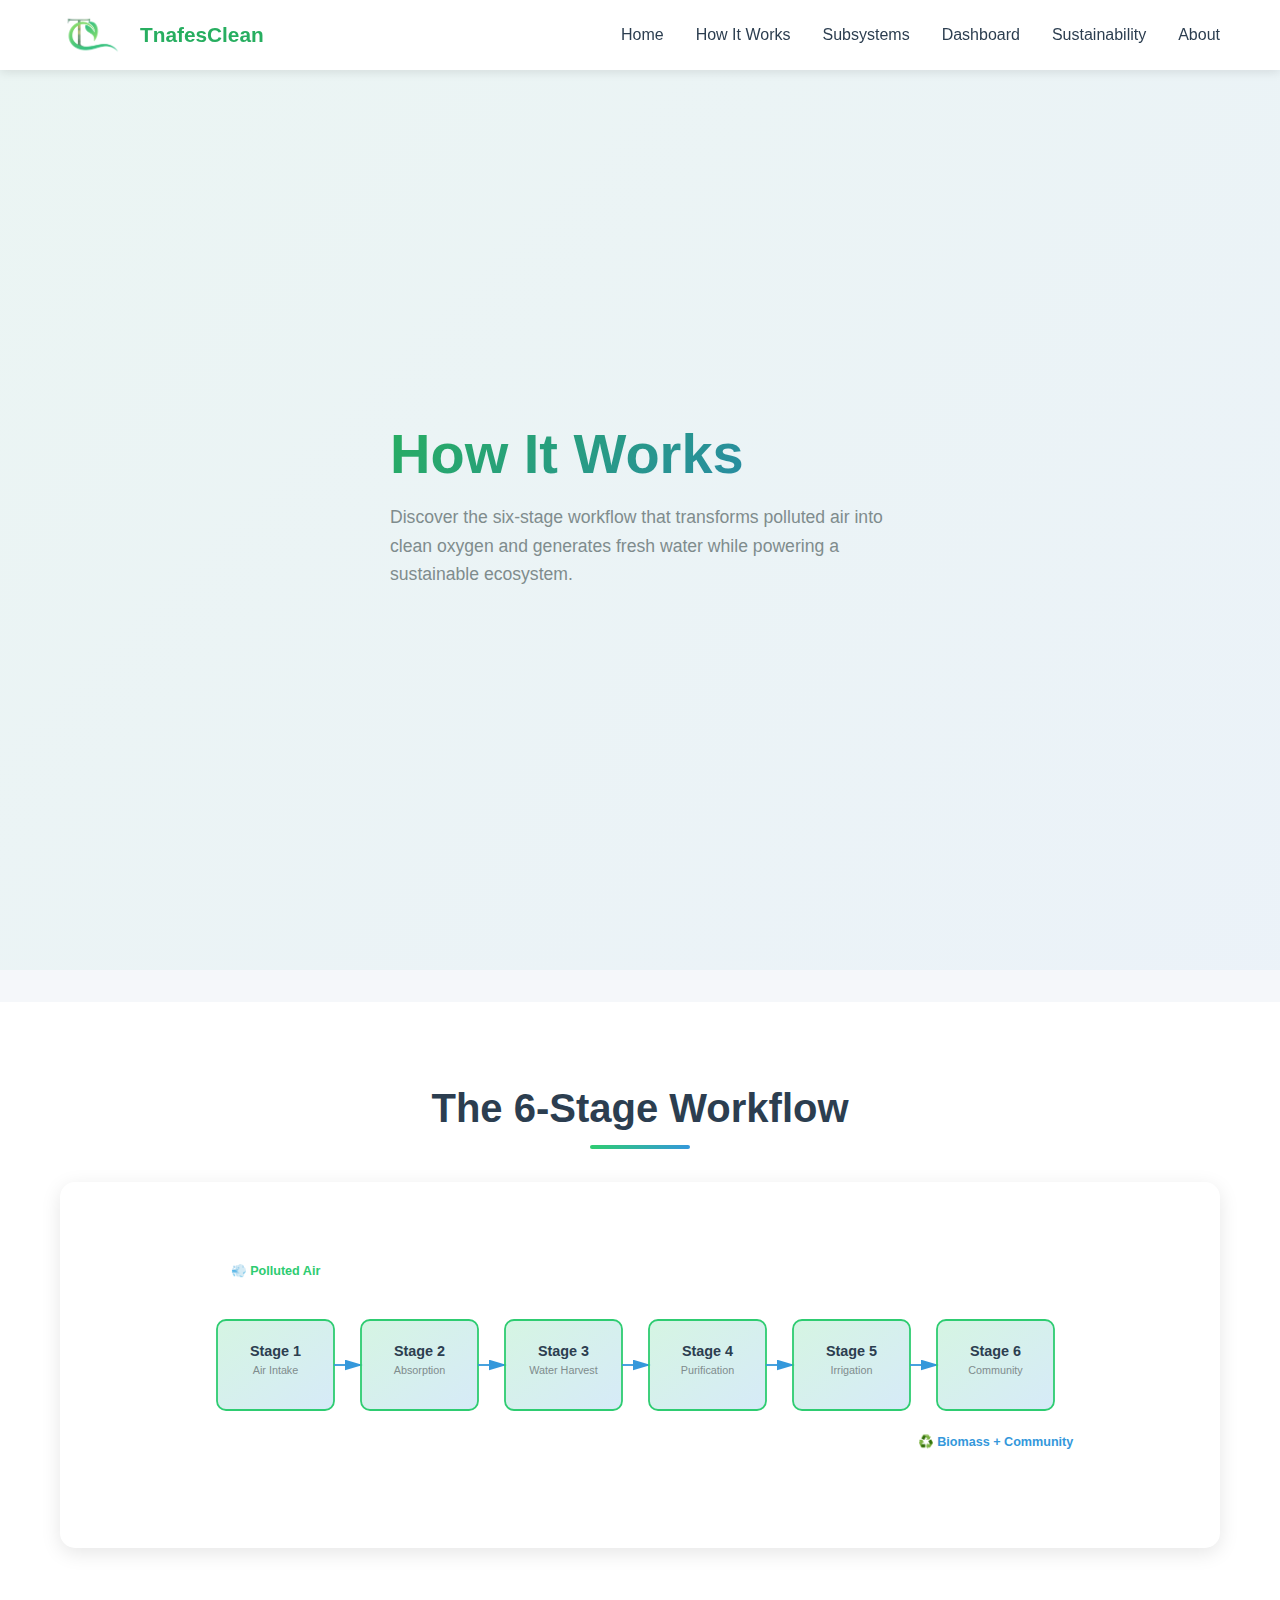
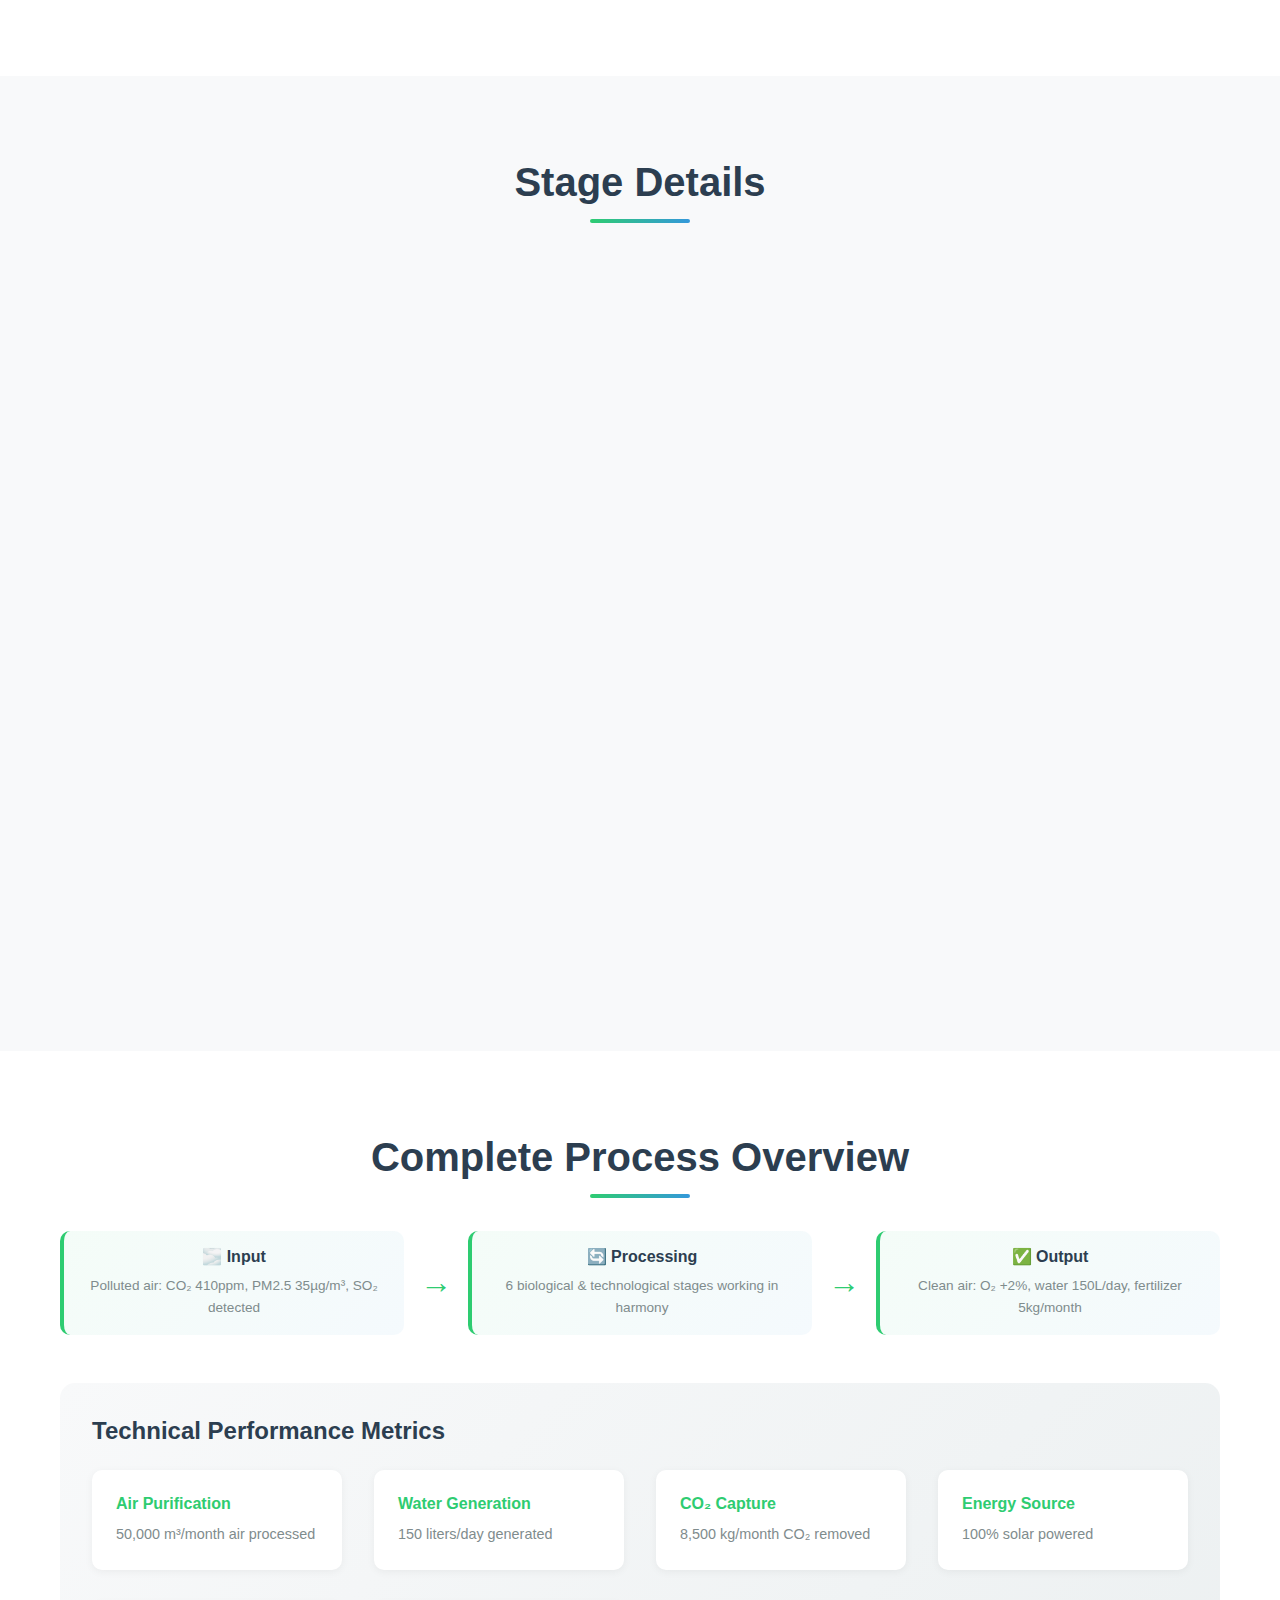
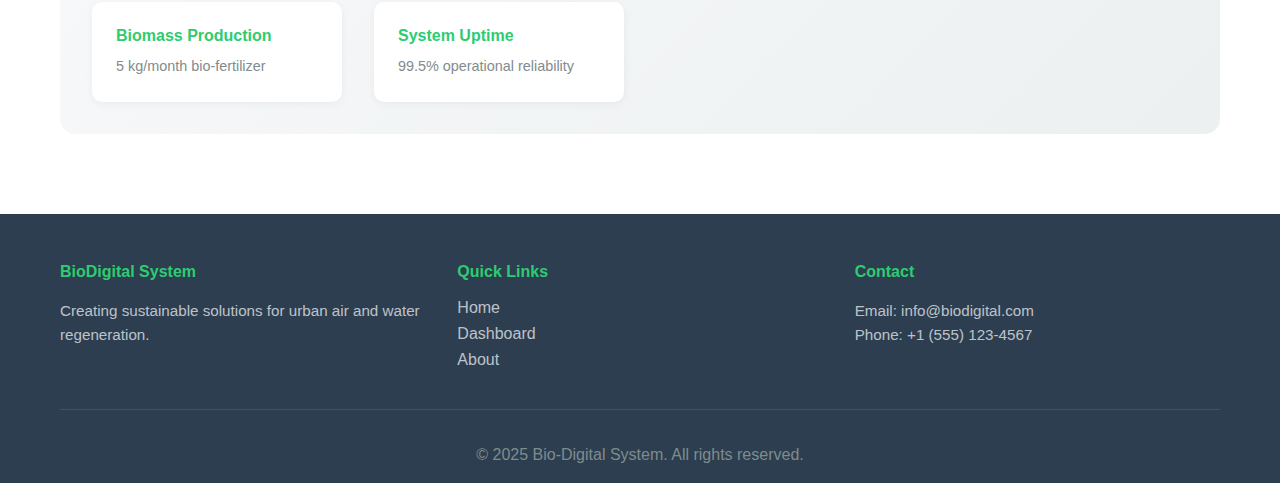
<file: pages/how-it-works.html>
<!DOCTYPE html>
<html lang="en">
<head>
    <meta charset="UTF-8">
    <meta name="viewport" content="width=device-width, initial-scale=1.0">
    <title>How It Works TnafesClean Logo </title>
    <link rel="stylesheet" href="../css/styles.css">
    <link rel="stylesheet" href="../css/animations.css">
    <style>
        .workflow-section {
            padding: 80px 20px;
            background: white;
        }

        .workflow-stages {
            display: grid;
            grid-template-columns: repeat(auto-fit, minmax(300px, 1fr));
            gap: 2rem;
            margin-top: 3rem;
        }

        .stage-card {
            background: linear-gradient(135deg, rgba(46, 204, 113, 0.1) 0%, rgba(52, 152, 219, 0.1) 100%);
            border: 2px solid transparent;
            border-radius: 15px;
            padding: 2rem;
            position: relative;
            transition: all 0.3s ease;
            cursor: pointer;
            overflow: hidden;
        }

        .stage-card::before {
            content: '';
            position: absolute;
            top: 0;
            left: 0;
            width: 4px;
            height: 100%;
            background: linear-gradient(180deg, #2ecc71, #3498db);
            transform: scaleY(0);
            transition: transform 0.3s ease;
        }

        .stage-card:hover {
            border-color: #2ecc71;
            transform: translateY(-5px);
            box-shadow: 0 10px 30px rgba(46, 204, 113, 0.2);
        }

        .stage-card:hover::before {
            transform: scaleY(1);
        }

        .stage-number {
            display: inline-flex;
            align-items: center;
            justify-content: center;
            width: 50px;
            height: 50px;
            background: linear-gradient(135deg, #2ecc71, #27ae60);
            color: white;
            border-radius: 50%;
            font-size: 1.5rem;
            font-weight: 700;
            margin-bottom: 1rem;
        }

        .stage-title {
            font-size: 1.3rem;
            color: var(--dark-text);
            margin-bottom: 0.8rem;
        }

        .stage-description {
            color: var(--light-text);
            font-size: 0.95rem;
            line-height: 1.6;
        }

        .stage-details {
            margin-top: 1rem;
            display: none;
            padding-top: 1rem;
            border-top: 2px solid rgba(46, 204, 113, 0.2);
        }

        .stage-card.active .stage-details {
            display: block;
            animation: slide-up 0.3s ease-out;
        }

        .details-list {
            list-style: none;
            padding: 0;
        }

        .details-list li {
            padding: 0.5rem 0;
            color: var(--light-text);
            font-size: 0.9rem;
            display: flex;
            gap: 0.5rem;
        }

        .details-list li::before {
            content: '✓';
            color: #2ecc71;
            font-weight: bold;
        }

        .interactive-diagram {
            background: white;
            padding: 3rem 2rem;
            border-radius: 15px;
            margin-bottom: 3rem;
            box-shadow: 0 5px 20px rgba(0, 0, 0, 0.1);
        }

        .diagram-svg {
            width: 100%;
            max-width: 900px;
            height: auto;
            margin: 0 auto;
            display: block;
        }

        .flow-arrow {
            stroke: #3498db;
            stroke-width: 2;
            fill: none;
            marker-end: url(#arrowhead);
        }

        .stage-box {
            fill: url(#stageGradient);
            stroke: #2ecc71;
            stroke-width: 2;
        }

        .process-flow {
            display: flex;
            align-items: center;
            gap: 1rem;
            margin: 2rem 0;
            flex-wrap: wrap;
        }

        .process-item {
            flex: 1;
            min-width: 150px;
            text-align: center;
            padding: 1rem;
            background: linear-gradient(135deg, rgba(46, 204, 113, 0.05) 0%, rgba(52, 152, 219, 0.05) 100%);
            border-radius: 10px;
            border-left: 4px solid #2ecc71;
        }

        .process-item h4 {
            margin-bottom: 0.5rem;
            color: var(--dark-text);
        }

        .process-item p {
            font-size: 0.85rem;
            color: var(--light-text);
        }

        .process-arrow {
            display: none;
            font-size: 2rem;
            color: #2ecc71;
        }

        @media (min-width: 640px) {
            .process-arrow {
                display: block;
            }
        }

        .technical-specs {
            background: linear-gradient(135deg, #f8f9fa 0%, #ecf0f1 100%);
            padding: 2rem;
            border-radius: 15px;
            margin-top: 3rem;
        }

        .specs-grid {
            display: grid;
            grid-template-columns: repeat(auto-fit, minmax(250px, 1fr));
            gap: 2rem;
            margin-top: 1.5rem;
        }

        .spec-item {
            background: white;
            padding: 1.5rem;
            border-radius: 10px;
            box-shadow: 0 2px 8px rgba(0, 0, 0, 0.05);
        }

        .spec-item h4 {
            color: #2ecc71;
            margin-bottom: 0.5rem;
        }

        .spec-value {
            font-size: 0.9rem;
            color: var(--light-text);
        }
    </style>
</head>
<body>
    <!-- Navigation Bar -->
    <nav class="navbar">
        <div class="nav-container">
            <div class="nav-logo">
                <img src="../assets/logo.png" alt="TnafesClean Logo" class="logo-image" style="height: 40px; width: auto; margin-right: 10px;">
                <span>TnafesClean </span>
            </div>
            <ul class="nav-menu">
                <li><a href="../index.html" class="nav-link">Home</a></li>
                <li><a href="how-it-works.html" class="nav-link">How It Works</a></li>
                <li><a href="subsystems.html" class="nav-link">Subsystems</a></li>
                <li><a href="dashboard.html" class="nav-link">Dashboard</a></li>
                <li><a href="sustainability.html" class="nav-link">Sustainability</a></li>
                <li><a href="about.html" class="nav-link">About</a></li>
            </ul>
            <div class="hamburger">
                <span></span>
                <span></span>
                <span></span>
            </div>
        </div>
    </nav>

    <!-- Hero Section -->
    <section class="hero" style="margin-bottom: 2rem;">
        <div class="hero-content" style="grid-template-columns: 1fr; text-align: center;">
            <div class="hero-text">
                <h1 class="hero-title">How It Works</h1>
                <p class="hero-description">
                    Discover the six-stage workflow that transforms polluted air into clean oxygen 
                    and generates fresh water while powering a sustainable ecosystem.
                </p>
            </div>
        </div>
    </section>

    <!-- Interactive Diagram -->
    <section class="workflow-section">
        <div class="container">
            <h2 class="section-title">The 6-Stage Workflow</h2>
            
            <div class="interactive-diagram">
                <svg class="diagram-svg" viewBox="0 0 1000 300" xmlns="http://www.w3.org/2000/svg">
                    <defs>
                        <linearGradient id="stageGradient" x1="0%" y1="0%" x2="100%" y2="100%">
                            <stop offset="0%" style="stop-color:#2ecc71;stop-opacity:0.2" />
                            <stop offset="100%" style="stop-color:#3498db;stop-opacity:0.2" />
                        </linearGradient>
                        <marker id="arrowhead" markerWidth="10" markerHeight="10" refX="9" refY="3" orient="auto">
                            <polygon points="0 0, 10 3, 0 6" fill="#3498db" />
                        </marker>
                    </defs>

                    <!-- Stage boxes -->
                    <rect x="30" y="100" width="130" height="100" rx="10" class="stage-box" />
                    <text x="95" y="140" text-anchor="middle" font-weight="bold" fill="#2c3e50">Stage 1</text>
                    <text x="95" y="160" text-anchor="middle" font-size="12" fill="#7f8c8d">Air Intake</text>

                    <!-- Arrows -->
                    <path d="M 160 150 L 190 150" class="flow-arrow" />

                    <rect x="190" y="100" width="130" height="100" rx="10" class="stage-box" />
                    <text x="255" y="140" text-anchor="middle" font-weight="bold" fill="#2c3e50">Stage 2</text>
                    <text x="255" y="160" text-anchor="middle" font-size="12" fill="#7f8c8d">Absorption</text>

                    <path d="M 320 150 L 350 150" class="flow-arrow" />

                    <rect x="350" y="100" width="130" height="100" rx="10" class="stage-box" />
                    <text x="415" y="140" text-anchor="middle" font-weight="bold" fill="#2c3e50">Stage 3</text>
                    <text x="415" y="160" text-anchor="middle" font-size="12" fill="#7f8c8d">Water Harvest</text>

                    <path d="M 480 150 L 510 150" class="flow-arrow" />

                    <rect x="510" y="100" width="130" height="100" rx="10" class="stage-box" />
                    <text x="575" y="140" text-anchor="middle" font-weight="bold" fill="#2c3e50">Stage 4</text>
                    <text x="575" y="160" text-anchor="middle" font-size="12" fill="#7f8c8d">Purification</text>

                    <path d="M 640 150 L 670 150" class="flow-arrow" />

                    <rect x="670" y="100" width="130" height="100" rx="10" class="stage-box" />
                    <text x="735" y="140" text-anchor="middle" font-weight="bold" fill="#2c3e50">Stage 5</text>
                    <text x="735" y="160" text-anchor="middle" font-size="12" fill="#7f8c8d">Irrigation</text>

                    <path d="M 800 150 L 830 150" class="flow-arrow" />

                    <rect x="830" y="100" width="130" height="100" rx="10" class="stage-box" />
                    <text x="895" y="140" text-anchor="middle" font-weight="bold" fill="#2c3e50">Stage 6</text>
                    <text x="895" y="160" text-anchor="middle" font-size="12" fill="#7f8c8d">Community</text>

                    <!-- Input/Output labels -->
                    <text x="95" y="50" text-anchor="middle" font-size="14" fill="#2ecc71" font-weight="bold">💨 Polluted Air</text>
                    <text x="895" y="240" text-anchor="middle" font-size="14" fill="#3498db" font-weight="bold">♻️ Biomass + Community</text>
                </svg>
            </div>
        </div>
    </section>

    <!-- Detailed Stage Cards -->
    <section class="workflow-section" style="background: #f8f9fa;">
        <div class="container">
            <h2 class="section-title">Stage Details</h2>
            
            <div class="workflow-stages">
                <!-- Stage 1 -->
                <div class="stage-card scroll-in" onclick="toggleStageDetails(this)">
                    <div class="stage-number">1</div>
                    <h3 class="stage-title">Air Intake & Passive Filtration</h3>
                    <p class="stage-description">
                        The system begins by drawing polluted air through a moss layer that naturally captures PM2.5, PM10, and acidic gases.
                    </p>
                    <div class="stage-details">
                        <ul class="details-list">
                            <li>Moss layer captures 95% of PM2.5</li>
                            <li>Passive filtration (no energy required)</li>
                            <li>Acidic gas neutralization</li>
                            <li>Pre-filtered air moves to next stage</li>
                        </ul>
                    </div>
                </div>

                <!-- Stage 2 -->
                <div class="stage-card scroll-in" onclick="toggleStageDetails(this)">
                    <div class="stage-number">2</div>
                    <h3 class="stage-title">Active Absorption & Photosynthesis</h3>
                    <p class="stage-description">
                        Algae and bio-organisms actively absorb CO₂ and release oxygen through photosynthesis.
                    </p>
                    <div class="stage-details">
                        <ul class="details-list">
                            <li>CO₂ conversion to O₂</li>
                            <li>Algae grows as biomass</li>
                            <li>Nutrient cycling maintained</li>
                            <li>Air quality improves significantly</li>
                        </ul>
                    </div>
                </div>

                <!-- Stage 3 -->
                <div class="stage-card scroll-in" onclick="toggleStageDetails(this)">
                    <div class="stage-number">3</div>
                    <h3 class="stage-title">Atmospheric Water Harvesting</h3>
                    <p class="stage-description">
                        Peltier module condenses water vapor from humid air in a thermoelectric process.
                    </p>
                    <div class="stage-details">
                        <ul class="details-list">
                            <li>Peltier condensation (70-150L/day)</li>
                            <li>Solar-powered heating/cooling</li>
                            <li>Collects atmospheric moisture</li>
                            <li>Initial water collection complete</li>
                        </ul>
                    </div>
                </div>

                <!-- Stage 4 -->
                <div class="stage-card scroll-in" onclick="toggleStageDetails(this)">
                    <div class="stage-number">4</div>
                    <h3 class="stage-title">Water Purification & Mineralization</h3>
                    <p class="stage-description">
                        Multi-stage purification with UV sterilization and mineral enrichment using phosphate rock.
                    </p>
                    <div class="stage-details">
                        <ul class="details-list">
                            <li>3-stage mechanical filtration</li>
                            <li>UV-C sterilization (kills 99.9%)</li>
                            <li>Phosphate rock mineralization</li>
                            <li>Safe for irrigation & reuse</li>
                        </ul>
                    </div>
                </div>

                <!-- Stage 5 -->
                <div class="stage-card scroll-in" onclick="toggleStageDetails(this)">
                    <div class="stage-number">5</div>
                    <h3 class="stage-title">Smart Irrigation & Auto-Regeneration</h3>
                    <p class="stage-description">
                        Micro-pump controlled by IoT sensors distributes water for bio-layer health and external gardens.
                    </p>
                    <div class="stage-details">
                        <ul class="details-list">
                            <li>Humidity-based irrigation</li>
                            <li>Water level monitoring</li>
                            <li>Nutrient medium maintenance</li>
                            <li>Sustainable water loop</li>
                        </ul>
                    </div>
                </div>

                <!-- Stage 6 -->
                <div class="stage-card scroll-in" onclick="toggleStageDetails(this)">
                    <div class="stage-number">6</div>
                    <h3 class="stage-title">Community Interaction & Circular Reuse</h3>
                    <p class="stage-description">
                        QR codes enable citizen engagement while harvested biomass becomes bio-fertilizer for the community.
                    </p>
                    <div class="stage-details">
                        <ul class="details-list">
                            <li>QR code citizen science data</li>
                            <li>Biomass harvesting monthly</li>
                            <li>Bio-fertilizer production</li>
                            <li>Complete circular economy</li>
                        </ul>
                    </div>
                </div>
            </div>
        </div>
    </section>

    <!-- Process Flow -->
    <section class="workflow-section">
        <div class="container">
            <h2 class="section-title">Complete Process Overview</h2>
            
            <div class="process-flow">
                <div class="process-item">
                    <h4>🌫️ Input</h4>
                    <p>Polluted air: CO₂ 410ppm, PM2.5 35µg/m³, SO₂ detected</p>
                </div>
                <div class="process-arrow">→</div>
                <div class="process-item">
                    <h4>🔄 Processing</h4>
                    <p>6 biological & technological stages working in harmony</p>
                </div>
                <div class="process-arrow">→</div>
                <div class="process-item">
                    <h4>✅ Output</h4>
                    <p>Clean air: O₂ +2%, water 150L/day, fertilizer 5kg/month</p>
                </div>
            </div>

            <!-- Technical Specifications -->
            <div class="technical-specs">
                <h3>Technical Performance Metrics</h3>
                <div class="specs-grid">
                    <div class="spec-item">
                        <h4>Air Purification</h4>
                        <p class="spec-value">50,000 m³/month air processed</p>
                    </div>
                    <div class="spec-item">
                        <h4>Water Generation</h4>
                        <p class="spec-value">150 liters/day generated</p>
                    </div>
                    <div class="spec-item">
                        <h4>CO₂ Capture</h4>
                        <p class="spec-value">8,500 kg/month CO₂ removed</p>
                    </div>
                    <div class="spec-item">
                        <h4>Energy Source</h4>
                        <p class="spec-value">100% solar powered</p>
                    </div>
                    <div class="spec-item">
                        <h4>Biomass Production</h4>
                        <p class="spec-value">5 kg/month bio-fertilizer</p>
                    </div>
                    <div class="spec-item">
                        <h4>System Uptime</h4>
                        <p class="spec-value">99.5% operational reliability</p>
                    </div>
                </div>
            </div>
        </div>
    </section>

    <!-- Footer -->
    <footer class="footer">
        <div class="container">
            <div class="footer-content">
                <div class="footer-section">
                    <h4>BioDigital System</h4>
                    <p>Creating sustainable solutions for urban air and water regeneration.</p>
                </div>
                <div class="footer-section">
                    <h4>Quick Links</h4>
                    <ul>
                        <li><a href="../index.html">Home</a></li>
                        <li><a href="dashboard.html">Dashboard</a></li>
                        <li><a href="about.html">About</a></li>
                    </ul>
                </div>
                <div class="footer-section">
                    <h4>Contact</h4>
                    <p>Email: info@biodigital.com</p>
                    <p>Phone: +1 (555) 123-4567</p>
                </div>
            </div>
            <div class="footer-bottom">
                <p>&copy; 2025 Bio-Digital System. All rights reserved.</p>
            </div>
        </div>
    </footer>

    <script src="../js/script.js"></script>
    <script>
        function toggleStageDetails(card) {
            // Remove active class from all cards
            document.querySelectorAll('.stage-card').forEach(c => c.classList.remove('active'));
            // Add active class to clicked card
            card.classList.add('active');
        }

        // Initialize first card as active on page load
        window.addEventListener('load', function() {
            document.querySelector('.stage-card').classList.add('active');
        });
    </script>
</body>
</html>
</file>
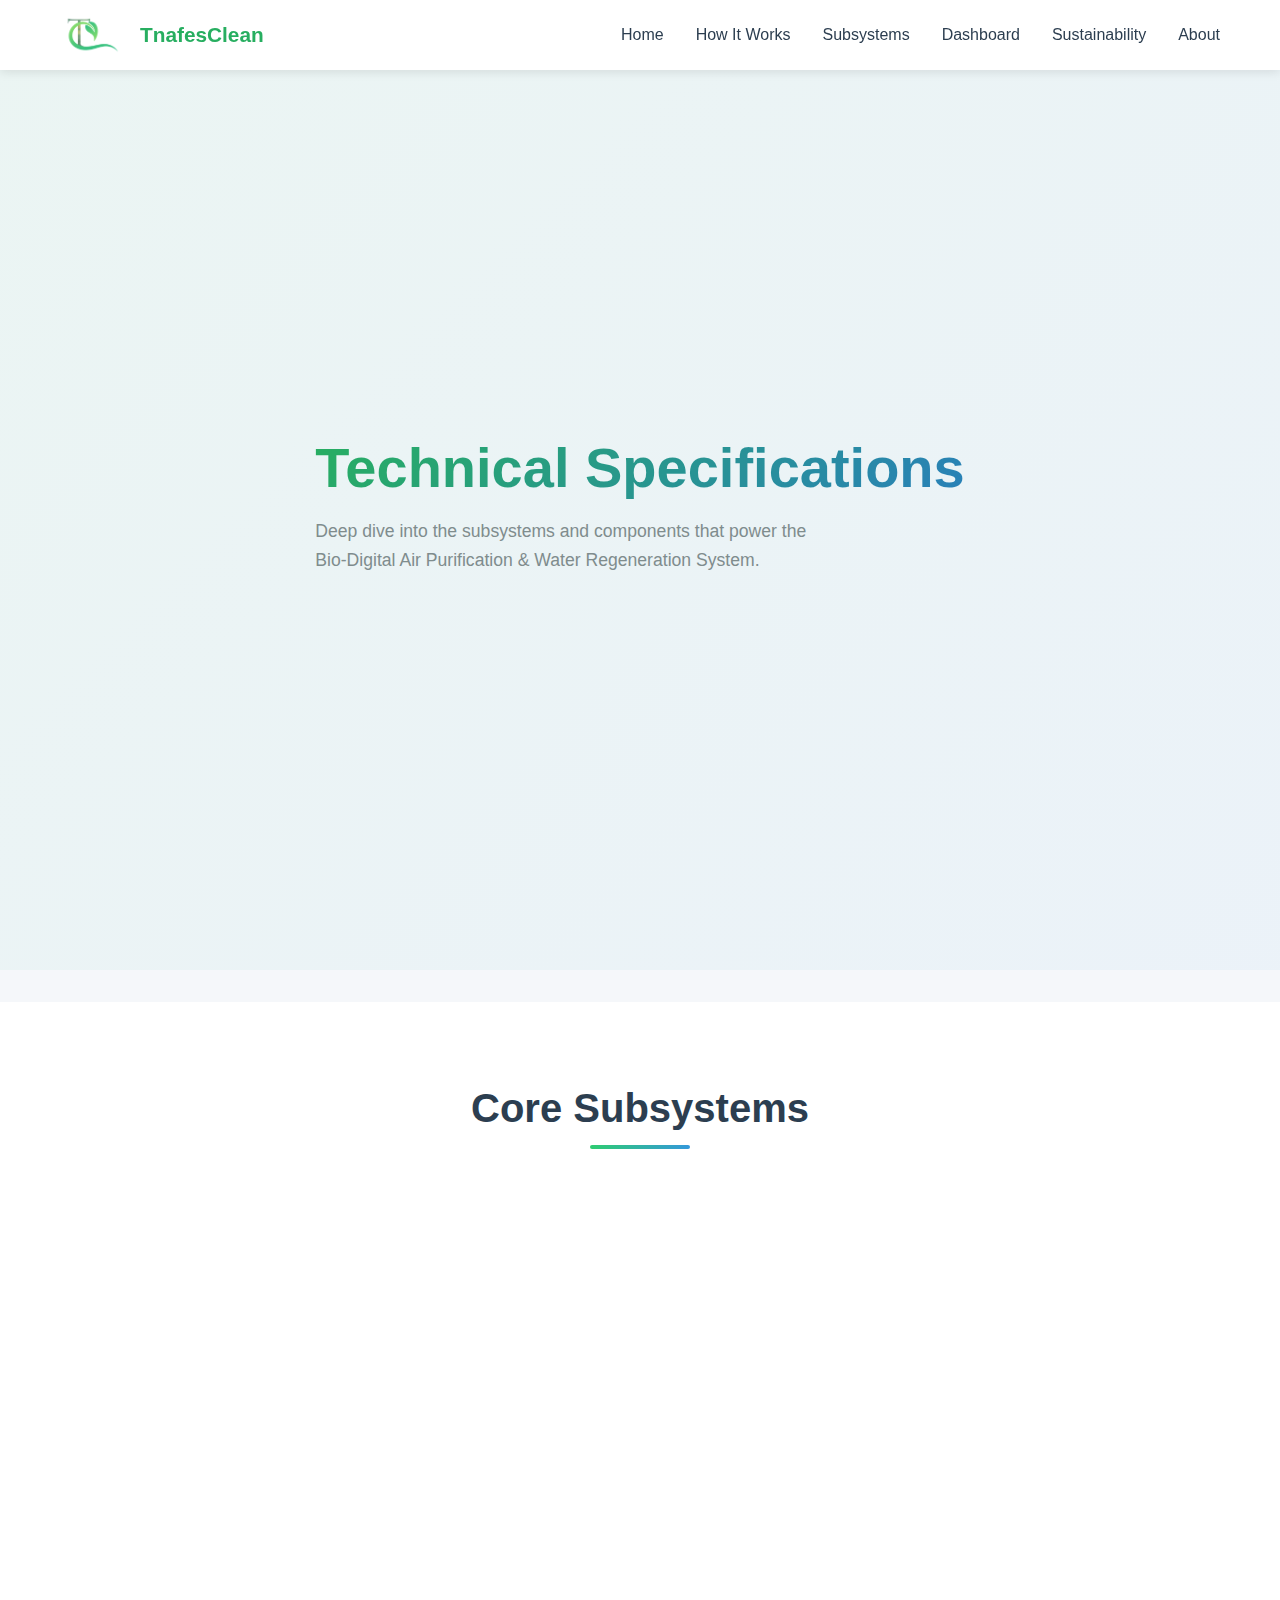
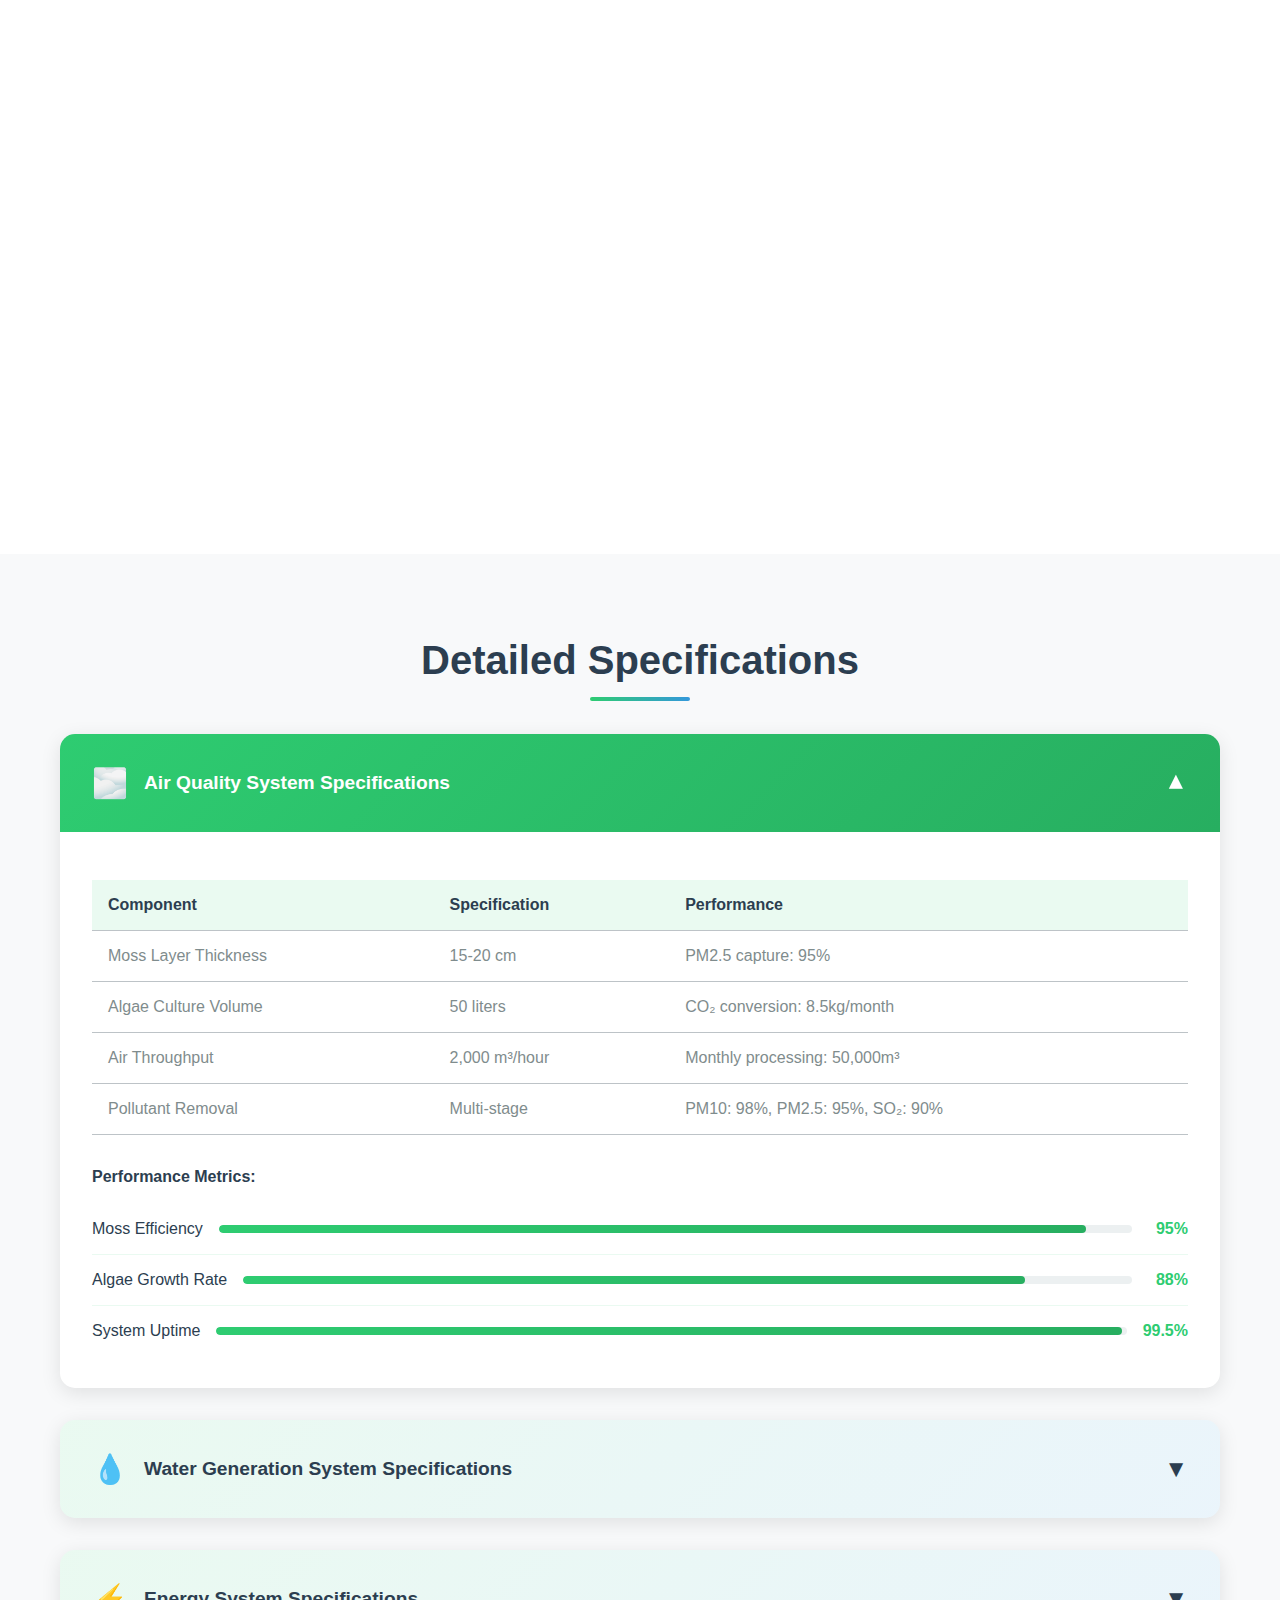
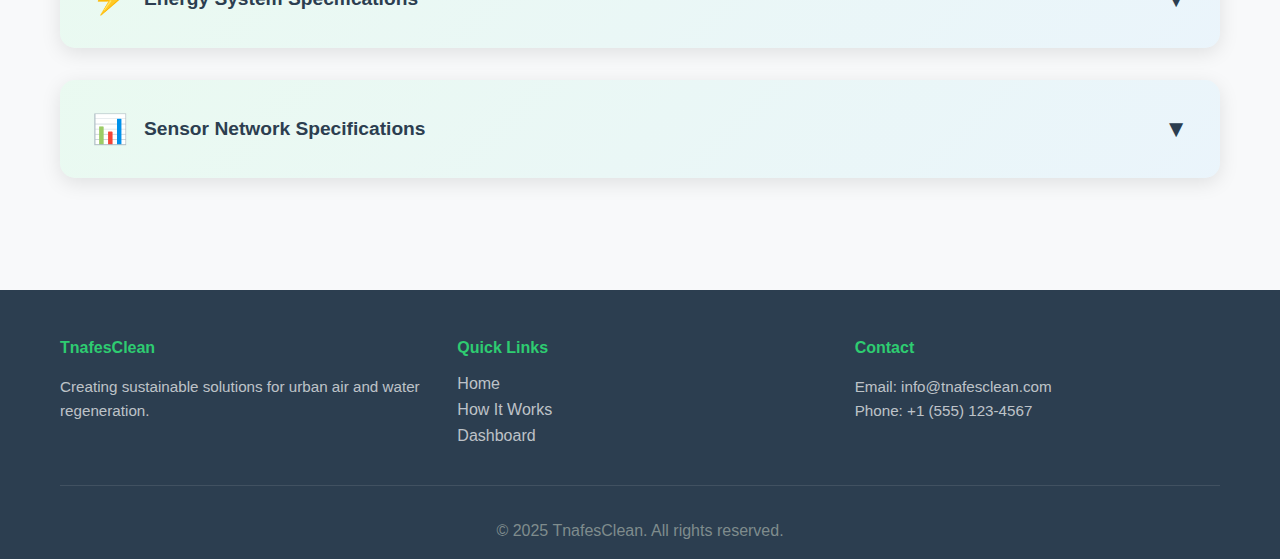
<file: pages/subsystems.html>
<!DOCTYPE html>
<html lang="en">
<head>
    <meta charset="UTF-8">
    <meta name="viewport" content="width=device-width, initial-scale=1.0">
    <title>Subsystems - Bio-Digital System</title>
    <link rel="stylesheet" href="../css/styles.css">
    <link rel="stylesheet" href="../css/animations.css">
    <style>
        .subsystem-section {
            padding: 80px 20px;
            background: white;
        }

        .subsystem-grid {
            display: grid;
            grid-template-columns: repeat(auto-fit, minmax(320px, 1fr));
            gap: 2rem;
            margin-top: 3rem;
        }

        .subsystem-card {
            background: linear-gradient(135deg, rgba(46, 204, 113, 0.05) 0%, rgba(52, 152, 219, 0.05) 100%);
            border: 2px solid transparent;
            border-radius: 15px;
            overflow: hidden;
            transition: all 0.3s ease;
            cursor: pointer;
        }

        .subsystem-card:hover {
            border-color: #2ecc71;
            transform: translateY(-5px);
            box-shadow: 0 10px 30px rgba(46, 204, 113, 0.2);
        }

        .subsystem-header {
            background: linear-gradient(135deg, #2ecc71 0%, #27ae60 100%);
            color: white;
            padding: 2rem;
            display: flex;
            align-items: center;
            gap: 1rem;
        }

        .subsystem-icon {
            font-size: 2.5rem;
        }

        .subsystem-title {
            font-size: 1.3rem;
            font-weight: 600;
        }

        .subsystem-content {
            padding: 2rem;
        }

        .subsystem-description {
            color: var(--light-text);
            margin-bottom: 1.5rem;
            line-height: 1.6;
        }

        .component-list {
            list-style: none;
            padding: 0;
        }

        .component-item {
            padding: 0.8rem 0;
            border-bottom: 1px solid rgba(46, 204, 113, 0.1);
            display: flex;
            gap: 0.8rem;
            align-items: flex-start;
        }

        .component-item:last-child {
            border-bottom: none;
        }

        .component-icon {
            color: #2ecc71;
            font-weight: bold;
            font-size: 1.1rem;
        }

        .component-text {
            flex: 1;
        }

        .component-name {
            font-weight: 600;
            color: var(--dark-text);
            font-size: 0.95rem;
        }

        .component-spec {
            font-size: 0.85rem;
            color: var(--light-text);
        }

        .expandable-section {
            background: white;
            border-radius: 15px;
            margin-bottom: 2rem;
            box-shadow: 0 5px 20px rgba(0, 0, 0, 0.1);
            overflow: hidden;
        }

        .expandable-header {
            padding: 2rem;
            background: linear-gradient(135deg, rgba(46, 204, 113, 0.1) 0%, rgba(52, 152, 219, 0.1) 100%);
            cursor: pointer;
            display: flex;
            justify-content: space-between;
            align-items: center;
            transition: all 0.3s ease;
        }

        .expandable-header:hover {
            background: linear-gradient(135deg, rgba(46, 204, 113, 0.15) 0%, rgba(52, 152, 219, 0.15) 100%);
        }

        .expandable-header.active {
            background: linear-gradient(135deg, #2ecc71 0%, #27ae60 100%);
            color: white;
        }

        .expandable-title {
            font-size: 1.2rem;
            font-weight: 600;
            display: flex;
            gap: 1rem;
            align-items: center;
        }

        .expandable-title-icon {
            font-size: 1.8rem;
        }

        .expand-toggle {
            font-size: 1.5rem;
            transition: transform 0.3s ease;
        }

        .expandable-header.active .expand-toggle {
            transform: rotate(180deg);
        }

        .expandable-content {
            max-height: 0;
            overflow: hidden;
            transition: max-height 0.3s ease;
            padding: 0 2rem;
        }

        .expandable-content.active {
            max-height: 1000px;
            padding: 2rem;
        }

        .specs-table {
            width: 100%;
            border-collapse: collapse;
            margin-top: 1rem;
        }

        .specs-table th,
        .specs-table td {
            padding: 1rem;
            text-align: left;
            border-bottom: 1px solid var(--border-color);
        }

        .specs-table th {
            background: rgba(46, 204, 113, 0.1);
            font-weight: 600;
            color: var(--dark-text);
        }

        .specs-table td {
            color: var(--light-text);
        }

        .specs-table tr:hover {
            background: rgba(46, 204, 113, 0.05);
        }

        .feature-badge {
            display: inline-block;
            padding: 0.4rem 0.8rem;
            background: #2ecc71;
            color: white;
            border-radius: 20px;
            font-size: 0.8rem;
            font-weight: 600;
            margin: 0.2rem;
        }

        .feature-badge.secondary {
            background: #3498db;
        }

        .feature-badge.tertiary {
            background: #f39c12;
        }

        .performance-metric {
            display: flex;
            justify-content: space-between;
            align-items: center;
            padding: 1rem 0;
            border-bottom: 1px solid rgba(46, 204, 113, 0.1);
        }

        .performance-metric:last-child {
            border-bottom: none;
        }

        .metric-bar {
            flex: 1;
            margin: 0 1rem;
            height: 8px;
            background: #ecf0f1;
            border-radius: 4px;
            overflow: hidden;
        }

        .metric-fill {
            height: 100%;
            background: linear-gradient(90deg, #2ecc71, #27ae60);
            border-radius: 4px;
        }

        .metric-percentage {
            font-weight: 600;
            color: #2ecc71;
            min-width: 40px;
            text-align: right;
        }

        @media (max-width: 768px) {
            .subsystem-grid {
                grid-template-columns: 1fr;
            }

            .specs-table {
                font-size: 0.9rem;
            }

            .specs-table th,
            .specs-table td {
                padding: 0.75rem;
            }
        }
    </style>
</head>
<body>
    <!-- Navigation Bar -->
    <nav class="navbar">
        <div class="nav-container">
            <div class="nav-logo">
                <img src="../assets/logo.png" alt="TnafesClean Logo" class="logo-image" style="height: 40px; width: auto; margin-right: 10px;">
                <span>TnafesClean</span>
            </div>
            <ul class="nav-menu">
                <li><a href="../index.html" class="nav-link">Home</a></li>
                <li><a href="how-it-works.html" class="nav-link">How It Works</a></li>
                <li><a href="subsystems.html" class="nav-link">Subsystems</a></li>
                <li><a href="dashboard.html" class="nav-link">Dashboard</a></li>
                <li><a href="sustainability.html" class="nav-link">Sustainability</a></li>
                <li><a href="about.html" class="nav-link">About</a></li>
            </ul>
            <div class="hamburger">
                <span></span>
                <span></span>
                <span></span>
            </div>
        </div>
    </nav>

    <!-- Hero Section -->
    <section class="hero" style="margin-bottom: 2rem;">
        <div class="hero-content" style="grid-template-columns: 1fr; text-align: center;">
            <div class="hero-text">
                <h1 class="hero-title">Technical Specifications</h1>
                <p class="hero-description">
                    Deep dive into the subsystems and components that power the Bio-Digital 
                    Air Purification & Water Regeneration System.
                </p>
            </div>
        </div>
    </section>

    <!-- Subsystems Overview -->
    <section class="subsystem-section">
        <div class="container">
            <h2 class="section-title">Core Subsystems</h2>
            <div class="subsystem-grid">
                <!-- Biological Filtration -->
                <div class="subsystem-card scroll-in">
                    <div class="subsystem-header">
                        <div class="subsystem-icon">🌿</div>
                        <div class="subsystem-title">Biological Filtration</div>
                    </div>
                    <div class="subsystem-content">
                        <p class="subsystem-description">
                            Living moss and algae layers provide natural, self-sustaining air purification.
                        </p>
                        <ul class="component-list">
                            <li class="component-item">
                                <span class="component-icon">●</span>
                                <div class="component-text">
                                    <div class="component-name">Moss Layer</div>
                                    <div class="component-spec">Captures PM2.5, PM10, pollutants</div>
                                </div>
                            </li>
                            <li class="component-item">
                                <span class="component-icon">●</span>
                                <div class="component-text">
                                    <div class="component-name">Algae Culture</div>
                                    <div class="component-spec">CO₂ conversion, O₂ generation</div>
                                </div>
                            </li>
                            <li class="component-item">
                                <span class="component-icon">●</span>
                                <div class="component-text">
                                    <div class="component-name">Nutrient Medium</div>
                                    <div class="component-spec">Organic substrate, phosphate rock</div>
                                </div>
                            </li>
                        </ul>
                    </div>
                </div>

                <!-- Structural & Mechanical -->
                <div class="subsystem-card scroll-in">
                    <div class="subsystem-header">
                        <div class="subsystem-icon">🏗️</div>
                        <div class="subsystem-title">Structural & Mechanical</div>
                    </div>
                    <div class="subsystem-content">
                        <p class="subsystem-description">
                            Durable frame, irrigation, and thermal management systems.
                        </p>
                        <ul class="component-list">
                            <li class="component-item">
                                <span class="component-icon">●</span>
                                <div class="component-text">
                                    <div class="component-name">Aluminum Frame</div>
                                    <div class="component-spec">Weather-resistant, 10-year lifespan</div>
                                </div>
                            </li>
                            <li class="component-item">
                                <span class="component-icon">●</span>
                                <div class="component-text">
                                    <div class="component-name">Drip Irrigation</div>
                                    <div class="component-spec">Micro-pump, 12V solenoid valve</div>
                                </div>
                            </li>
                            <li class="component-item">
                                <span class="component-icon">●</span>
                                <div class="component-text">
                                    <div class="component-name">Insulation</div>
                                    <div class="component-spec">Thermal protection, condensation trays</div>
                                </div>
                            </li>
                        </ul>
                    </div>
                </div>

                <!-- Water Systems -->
                <div class="subsystem-card scroll-in">
                    <div class="subsystem-header">
                        <div class="subsystem-icon">💧</div>
                        <div class="subsystem-title">Water Systems</div>
                    </div>
                    <div class="subsystem-content">
                        <p class="subsystem-description">
                            Advanced condensation and multi-stage water purification.
                        </p>
                        <ul class="component-list">
                            <li class="component-item">
                                <span class="component-icon">●</span>
                                <div class="component-text">
                                    <div class="component-name">Peltier Module</div>
                                    <div class="component-spec">TEC1-12706, thermoelectric cooling</div>
                                </div>
                            </li>
                            <li class="component-item">
                                <span class="component-icon">●</span>
                                <div class="component-text">
                                    <div class="component-name">Multi-Stage Filters</div>
                                    <div class="component-spec">Sediment, carbon, membrane filters</div>
                                </div>
                            </li>
                            <li class="component-item">
                                <span class="component-icon">●</span>
                                <div class="component-text">
                                    <div class="component-name">UV-C Sterilizer</div>
                                    <div class="component-spec">254nm wavelength, 99.9% sterilization</div>
                                </div>
                            </li>
                        </ul>
                    </div>
                </div>

                <!-- Energy & Power -->
                <div class="subsystem-card scroll-in">
                    <div class="subsystem-header">
                        <div class="subsystem-icon">⚡</div>
                        <div class="subsystem-title">Energy & Power</div>
                    </div>
                    <div class="subsystem-content">
                        <p class="subsystem-description">
                            Solar-powered system with intelligent energy management.
                        </p>
                        <ul class="component-list">
                            <li class="component-item">
                                <span class="component-icon">●</span>
                                <div class="component-text">
                                    <div class="component-name">Solar Panel</div>
                                    <div class="component-spec">400W monocrystalline panel</div>
                                </div>
                            </li>
                            <li class="component-item">
                                <span class="component-icon">●</span>
                                <div class="component-text">
                                    <div class="component-name">Battery Storage</div>
                                    <div class="component-spec">48V LiFePO₄, 10kWh capacity</div>
                                </div>
                            </li>
                            <li class="component-item">
                                <span class="component-icon">●</span>
                                <div class="component-text">
                                    <div class="component-name">MPPT Controller</div>
                                    <div class="component-spec">96% efficiency, temperature monitoring</div>
                                </div>
                            </li>
                        </ul>
                    </div>
                </div>

                <!-- Sensor Network -->
                <div class="subsystem-card scroll-in">
                    <div class="subsystem-header">
                        <div class="subsystem-icon">📊</div>
                        <div class="subsystem-title">Sensor Network</div>
                    </div>
                    <div class="subsystem-content">
                        <p class="subsystem-description">
                            Real-time environmental monitoring with IoT integration.
                        </p>
                        <ul class="component-list">
                            <li class="component-item">
                                <span class="component-icon">●</span>
                                <div class="component-text">
                                    <div class="component-name">CO₂/SO₂ Sensors</div>
                                    <div class="component-spec">NDIR technology, ±50ppm accuracy</div>
                                </div>
                            </li>
                            <li class="component-item">
                                <span class="component-icon">●</span>
                                <div class="component-text">
                                    <div class="component-name">PM Sensor</div>
                                    <div class="component-spec">PM1, PM2.5, PM10 measurements</div>
                                </div>
                            </li>
                            <li class="component-item">
                                <span class="component-icon">●</span>
                                <div class="component-text">
                                    <div class="component-name">Environmental Sensors</div>
                                    <div class="component-spec">Temperature, humidity, water level</div>
                                </div>
                            </li>
                        </ul>
                    </div>
                </div>

                <!-- Circular Economy -->
                <div class="subsystem-card scroll-in">
                    <div class="subsystem-header">
                        <div class="subsystem-icon">♻️</div>
                        <div class="subsystem-title">Circular Economy Module</div>
                    </div>
                    <div class="subsystem-content">
                        <p class="subsystem-description">
                            Biomass collection and bio-fertilizer production system.
                        </p>
                        <ul class="component-list">
                            <li class="component-item">
                                <span class="component-icon">●</span>
                                <div class="component-text">
                                    <div class="component-name">Biomass Collection</div>
                                    <div class="component-spec">Monthly harvest, 5-10kg per cycle</div>
                                </div>
                            </li>
                            <li class="component-item">
                                <span class="component-icon">●</span>
                                <div class="component-text">
                                    <div class="component-name">Processing Unit</div>
                                    <div class="component-spec">Drying and composting system</div>
                                </div>
                            </li>
                            <li class="component-item">
                                <span class="component-icon">●</span>
                                <div class="component-text">
                                    <div class="component-name">Community Distribution</div>
                                    <div class="component-spec">QR-tracked fertilizer packages</div>
                                </div>
                            </li>
                        </ul>
                    </div>
                </div>
            </div>
        </div>
    </section>

    <!-- Detailed Technical Specifications -->
    <section class="subsystem-section" style="background: #f8f9fa;">
        <div class="container">
            <h2 class="section-title">Detailed Specifications</h2>

            <!-- Air Quality System -->
            <div class="expandable-section">
                <div class="expandable-header" onclick="toggleExpandable(this)">
                    <div class="expandable-title">
                        <span class="expandable-title-icon">🌫️</span>
                        <span>Air Quality System Specifications</span>
                    </div>
                    <span class="expand-toggle">▼</span>
                </div>
                <div class="expandable-content">
                    <table class="specs-table">
                        <thead>
                            <tr>
                                <th>Component</th>
                                <th>Specification</th>
                                <th>Performance</th>
                            </tr>
                        </thead>
                        <tbody>
                            <tr>
                                <td>Moss Layer Thickness</td>
                                <td>15-20 cm</td>
                                <td>PM2.5 capture: 95%</td>
                            </tr>
                            <tr>
                                <td>Algae Culture Volume</td>
                                <td>50 liters</td>
                                <td>CO₂ conversion: 8.5kg/month</td>
                            </tr>
                            <tr>
                                <td>Air Throughput</td>
                                <td>2,000 m³/hour</td>
                                <td>Monthly processing: 50,000m³</td>
                            </tr>
                            <tr>
                                <td>Pollutant Removal</td>
                                <td>Multi-stage</td>
                                <td>PM10: 98%, PM2.5: 95%, SO₂: 90%</td>
                            </tr>
                        </tbody>
                    </table>
                    <div style="margin-top: 2rem;">
                        <h4 style="margin-bottom: 1rem;">Performance Metrics:</h4>
                        <div class="performance-metric">
                            <span>Moss Efficiency</span>
                            <div class="metric-bar">
                                <div class="metric-fill" style="width: 95%;"></div>
                            </div>
                            <span class="metric-percentage">95%</span>
                        </div>
                        <div class="performance-metric">
                            <span>Algae Growth Rate</span>
                            <div class="metric-bar">
                                <div class="metric-fill" style="width: 88%;"></div>
                            </div>
                            <span class="metric-percentage">88%</span>
                        </div>
                        <div class="performance-metric">
                            <span>System Uptime</span>
                            <div class="metric-bar">
                                <div class="metric-fill" style="width: 99.5%;"></div>
                            </div>
                            <span class="metric-percentage">99.5%</span>
                        </div>
                    </div>
                </div>
            </div>

            <!-- Water Generation System -->
            <div class="expandable-section">
                <div class="expandable-header" onclick="toggleExpandable(this)">
                    <div class="expandable-title">
                        <span class="expandable-title-icon">💧</span>
                        <span>Water Generation System Specifications</span>
                    </div>
                    <span class="expand-toggle">▼</span>
                </div>
                <div class="expandable-content">
                    <table class="specs-table">
                        <thead>
                            <tr>
                                <th>Component</th>
                                <th>Specification</th>
                                <th>Performance</th>
                            </tr>
                        </thead>
                        <tbody>
                            <tr>
                                <td>Peltier Module</td>
                                <td>TEC1-12706, 60W</td>
                                <td>ΔT up to 67°C</td>
                            </tr>
                            <tr>
                                <td>Water Generation</td>
                                <td>70-150 liters/day</td>
                                <td>Dependent on humidity & temperature</td>
                            </tr>
                            <tr>
                                <td>Condensation Area</td>
                                <td>2 m² collecting surface</td>
                                <td>Optimized for vapor capture</td>
                            </tr>
                            <tr>
                                <td>Filtration Stages</td>
                                <td>3-stage + UV-C</td>
                                <td>99.9% sterilization</td>
                            </tr>
                        </tbody>
                    </table>
                    <div style="margin-top: 2rem;">
                        <div class="feature-badge">Solar Powered</div>
                        <div class="feature-badge secondary">UV Sterilized</div>
                        <div class="feature-badge tertiary">IoT Monitored</div>
                    </div>
                </div>
            </div>

            <!-- Energy System -->
            <div class="expandable-section">
                <div class="expandable-header" onclick="toggleExpandable(this)">
                    <div class="expandable-title">
                        <span class="expandable-title-icon">⚡</span>
                        <span>Energy System Specifications</span>
                    </div>
                    <span class="expand-toggle">▼</span>
                </div>
                <div class="expandable-content">
                    <table class="specs-table">
                        <thead>
                            <tr>
                                <th>Component</th>
                                <th>Specification</th>
                                <th>Capacity</th>
                            </tr>
                        </thead>
                        <tbody>
                            <tr>
                                <td>Solar Panel</td>
                                <td>Monocrystalline, 400W</td>
                                <td>Peak output: 400W, 25°C</td>
                            </tr>
                            <tr>
                                <td>Battery System</td>
                                <td>48V LiFePO₄</td>
                                <td>10kWh storage capacity</td>
                            </tr>
                            <tr>
                                <td>MPPT Controller</td>
                                <td>80A continuous current</td>
                                <td>96% efficiency</td>
                            </tr>
                            <tr>
                                <td>System Load</td>
                                <td>Avg 300W continuous</td>
                                <td>Peak 800W (Peltier active)</td>
                            </tr>
                        </tbody>
                    </table>
                    <div style="margin-top: 2rem;">
                        <h4 style="margin-bottom: 1rem;">Daily Energy Profile:</h4>
                        <div class="performance-metric">
                            <span>Solar Generation</span>
                            <div class="metric-bar">
                                <div class="metric-fill" style="width: 85%;"></div>
                            </div>
                            <span class="metric-percentage">85%</span>
                        </div>
                        <div class="performance-metric">
                            <span>Battery Efficiency</span>
                            <div class="metric-bar">
                                <div class="metric-fill" style="width: 92%;"></div>
                            </div>
                            <span class="metric-percentage">92%</span>
                        </div>
                    </div>
                </div>
            </div>

            <!-- Sensor Network -->
            <div class="expandable-section">
                <div class="expandable-header" onclick="toggleExpandable(this)">
                    <div class="expandable-title">
                        <span class="expandable-title-icon">📊</span>
                        <span>Sensor Network Specifications</span>
                    </div>
                    <span class="expand-toggle">▼</span>
                </div>
                <div class="expandable-content">
                    <table class="specs-table">
                        <thead>
                            <tr>
                                <th>Sensor Type</th>
                                <th>Model/Range</th>
                                <th>Accuracy</th>
                            </tr>
                        </thead>
                        <tbody>
                            <tr>
                                <td>CO₂ Sensor</td>
                                <td>NDIR, 0-5000ppm</td>
                                <td>±50ppm ±3% reading</td>
                            </tr>
                            <tr>
                                <td>SO₂ Sensor</td>
                                <td>Electrochemical, 0-500ppb</td>
                                <td>±5ppb</td>
                            </tr>
                            <tr>
                                <td>PM Sensor</td>
                                <td>Laser-based, PM1/2.5/10</td>
                                <td>±10% accuracy</td>
                            </tr>
                            <tr>
                                <td>Temperature</td>
                                <td>DS18B20, -55 to +125°C</td>
                                <td>±0.5°C</td>
                            </tr>
                            <tr>
                                <td>Humidity</td>
                                <td>DHT22, 0-100%</td>
                                <td>±2%</td>
                            </tr>
                            <tr>
                                <td>Water Level</td>
                                <td>Ultrasonic, 0-200cm</td>
                                <td>±1cm</td>
                            </tr>
                        </tbody>
                    </table>
                </div>
            </div>
        </div>
    </section>

    <!-- Footer -->
    <footer class="footer">
        <div class="container">
            <div class="footer-content">
                <div class="footer-section">
                    <h4>TnafesClean</h4>
                    <p>Creating sustainable solutions for urban air and water regeneration.</p>
                </div>
                <div class="footer-section">
                    <h4>Quick Links</h4>
                    <ul>
                        <li><a href="../index.html">Home</a></li>
                        <li><a href="how-it-works.html">How It Works</a></li>
                        <li><a href="dashboard.html">Dashboard</a></li>
                    </ul>
                </div>
                <div class="footer-section">
                    <h4>Contact</h4>
                    <p>Email: info@tnafesclean.com</p>
                    <p>Phone: +1 (555) 123-4567</p>
                </div>
            </div>
            <div class="footer-bottom">
                <p>&copy; 2025 TnafesClean. All rights reserved.</p>
            </div>
        </div>
    </footer>

    <script src="../js/script.js"></script>
    <script>
        function toggleExpandable(header) {
            const content = header.nextElementSibling;
            header.classList.toggle('active');
            content.classList.toggle('active');
        }

        // Initialize with first one open
        window.addEventListener('load', function() {
            const firstHeader = document.querySelector('.expandable-header');
            if (firstHeader) {
                firstHeader.click();
            }
        });
    </script>
</body>
</html>
</file>
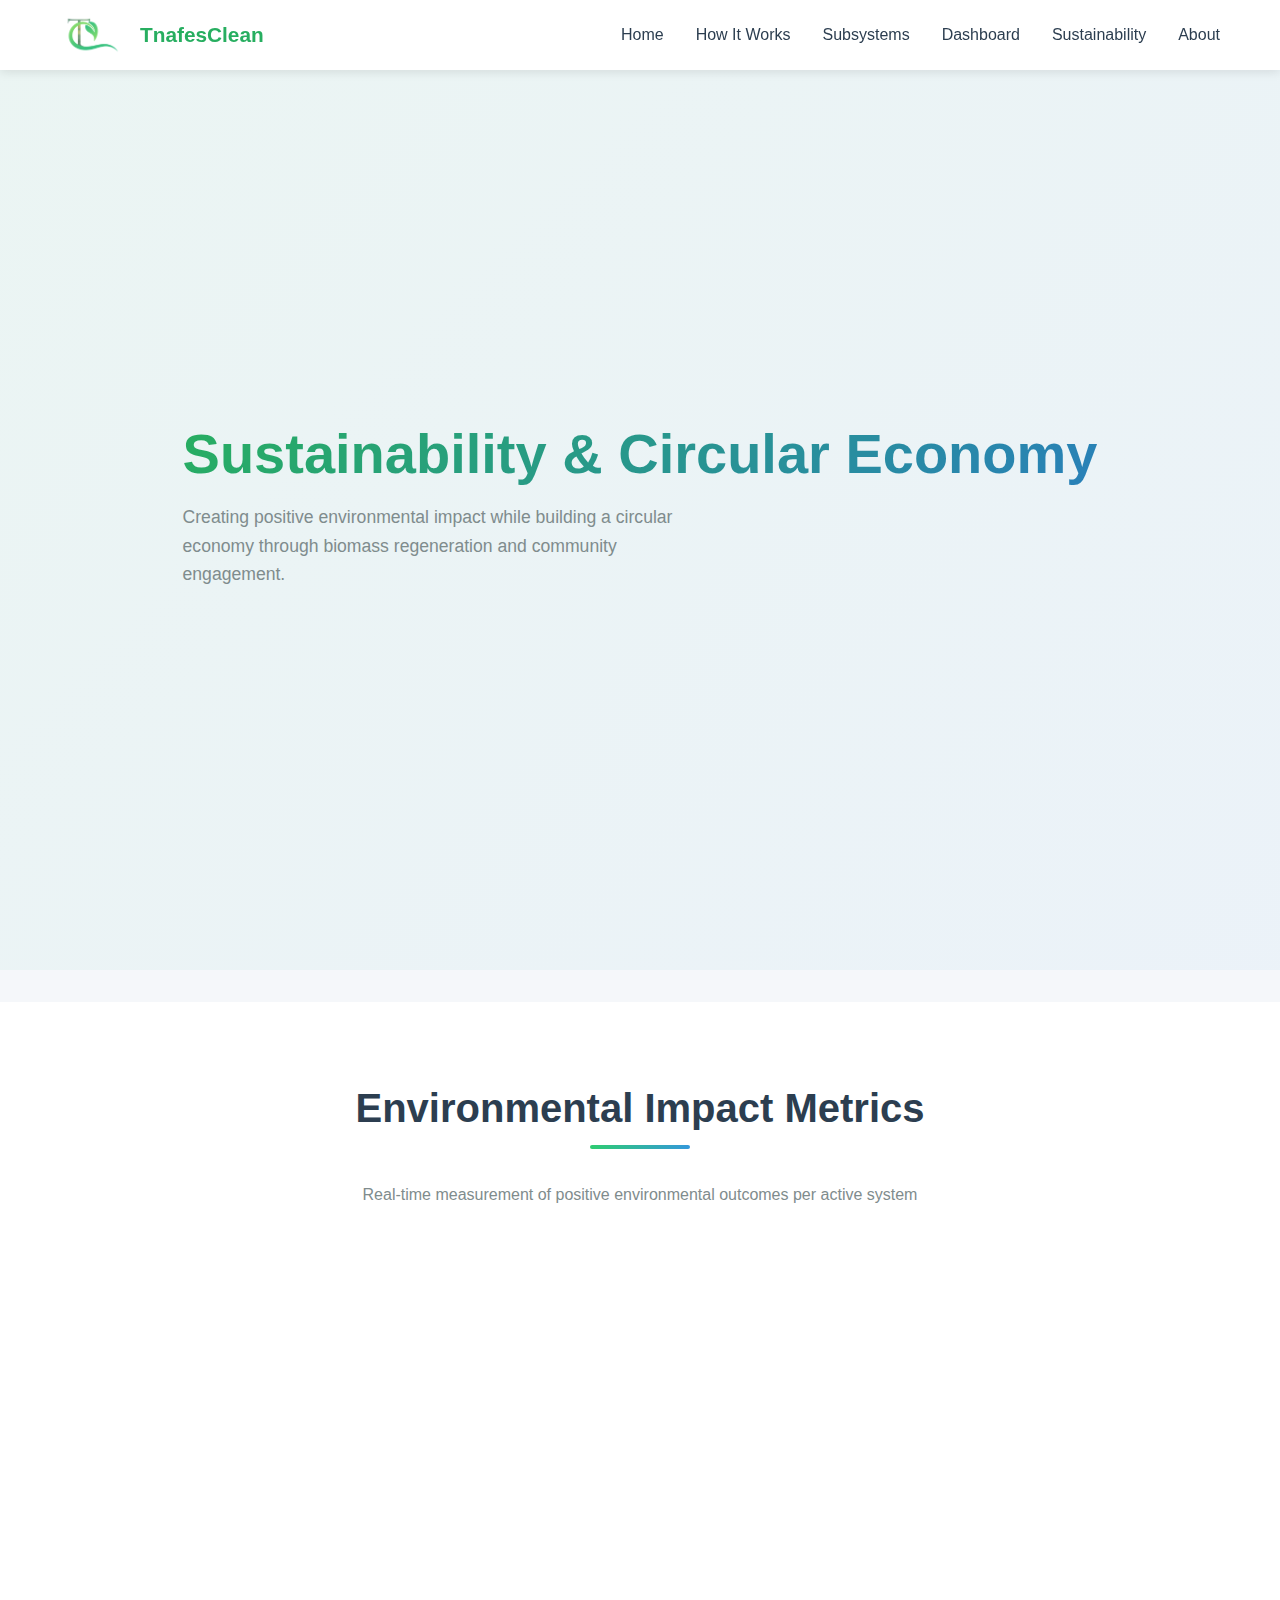
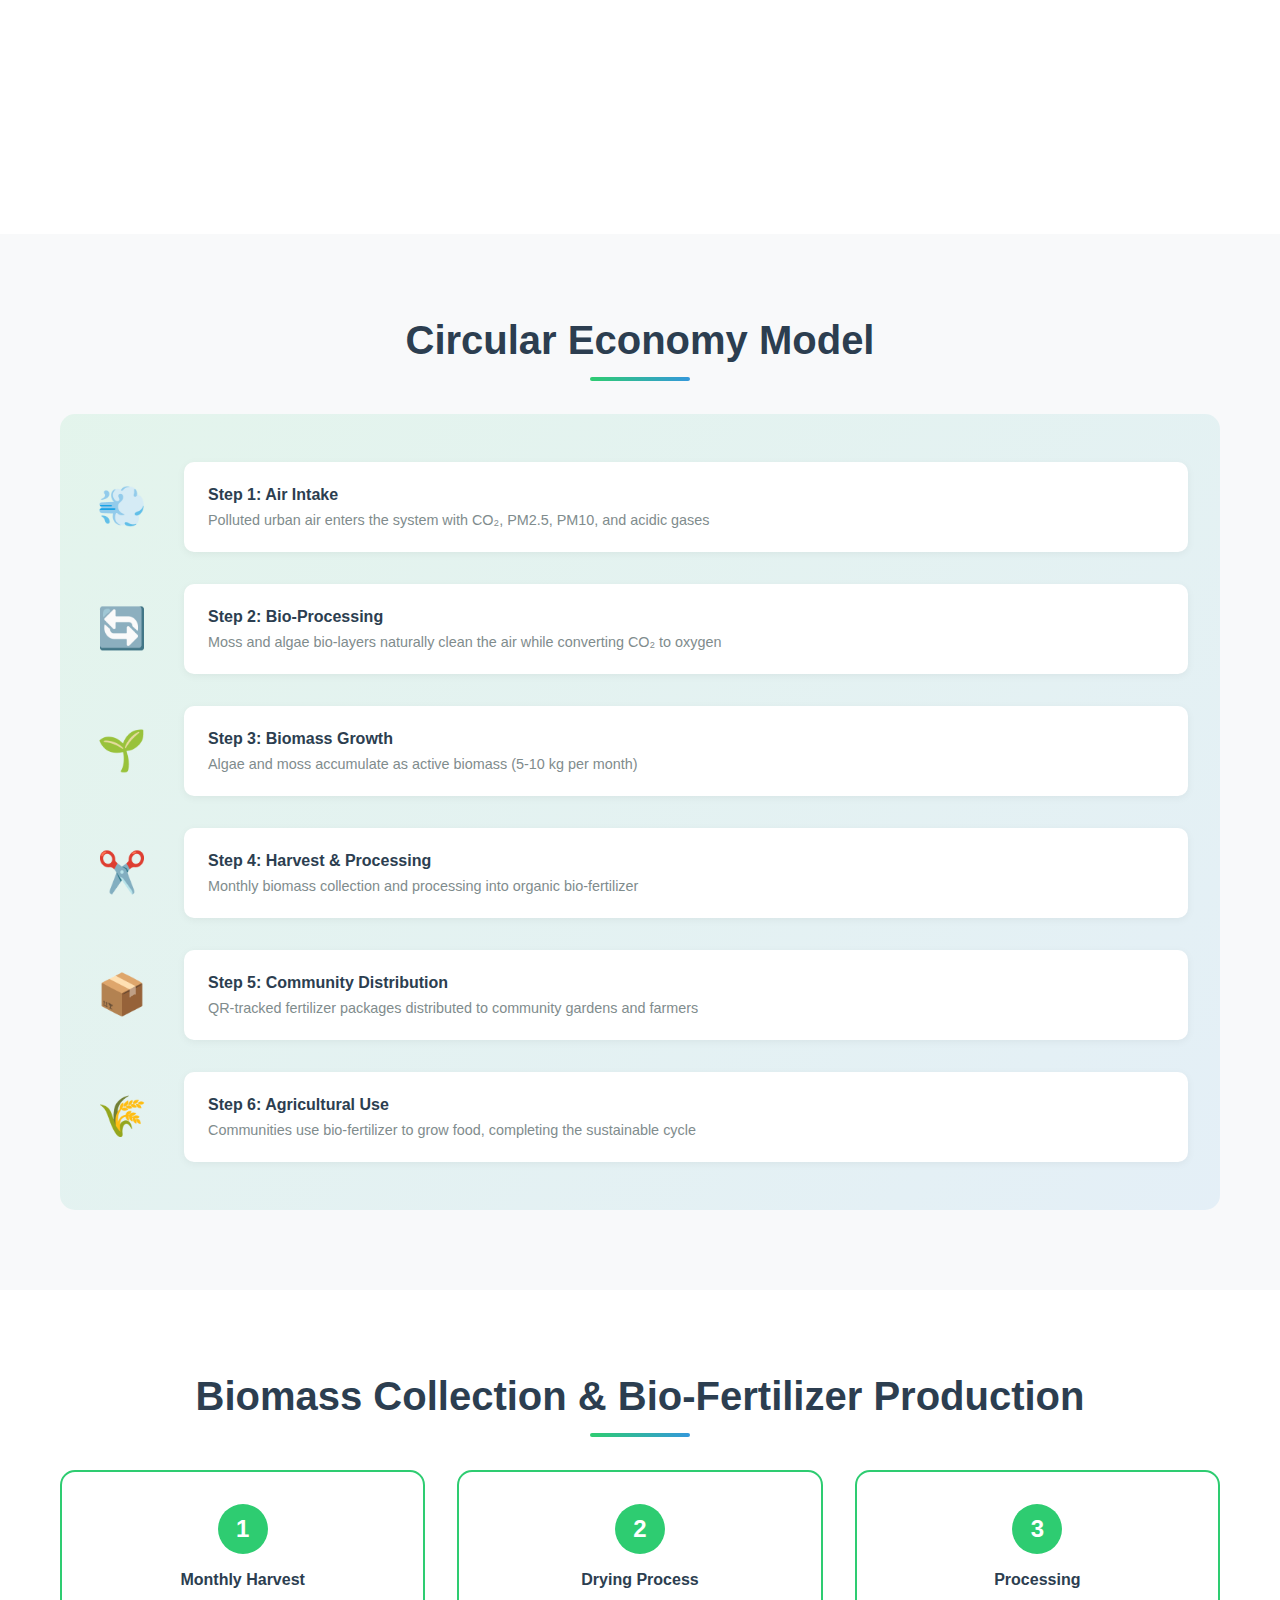
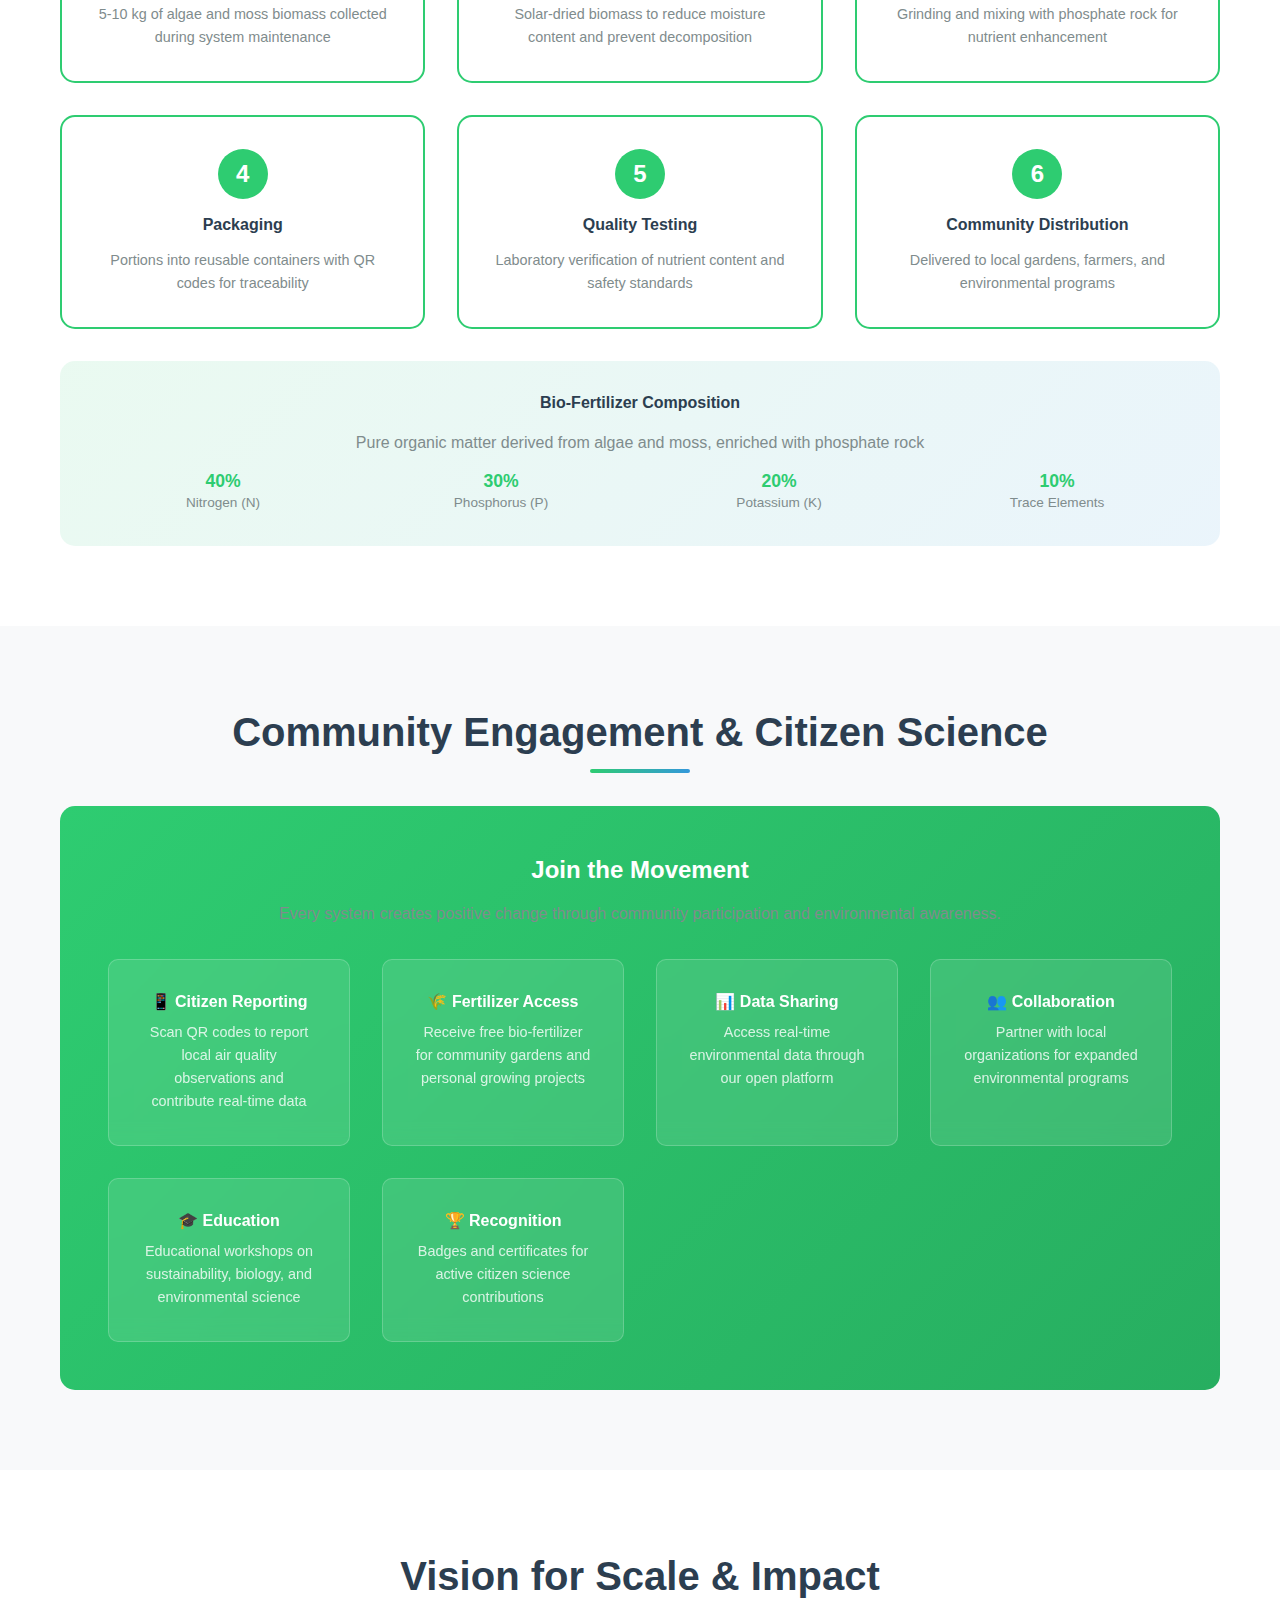
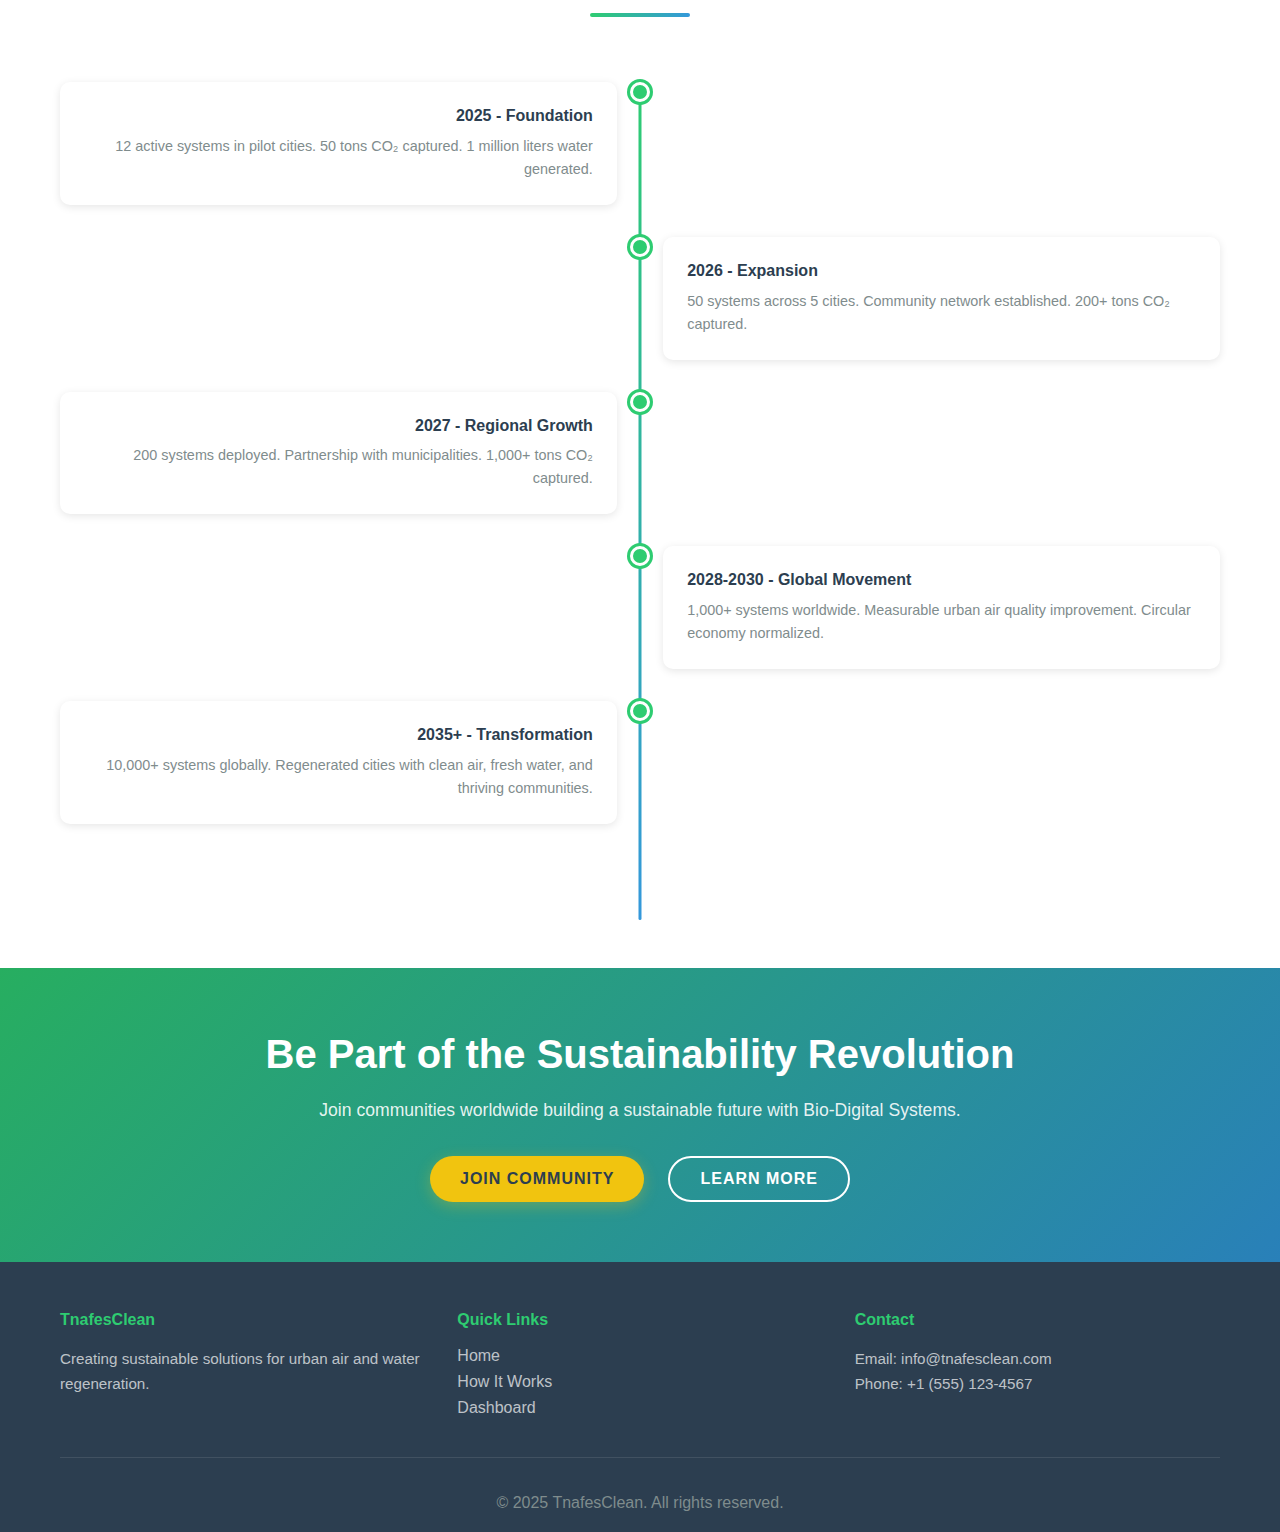
<file: pages/sustainability.html>
<!DOCTYPE html>
<html lang="en">
<head>
    <meta charset="UTF-8">
    <meta name="viewport" content="width=device-width, initial-scale=1.0">
    <title>Sustainability - Bio-Digital System</title>
    <link rel="stylesheet" href="../css/styles.css">
    <link rel="stylesheet" href="../css/animations.css">
    <style>
        .sustainability-section {
            padding: 80px 20px;
            background: white;
        }

        .impact-grid {
            display: grid;
            grid-template-columns: repeat(auto-fit, minmax(250px, 1fr));
            gap: 2rem;
            margin-top: 2rem;
        }

        .impact-card {
            background: linear-gradient(135deg, rgba(46, 204, 113, 0.05) 0%, rgba(52, 152, 219, 0.05) 100%);
            border: 2px solid transparent;
            border-radius: 15px;
            padding: 2rem;
            text-align: center;
            transition: all 0.3s ease;
            cursor: pointer;
        }

        .impact-card:hover {
            border-color: #2ecc71;
            transform: translateY(-5px);
            box-shadow: 0 10px 30px rgba(46, 204, 113, 0.2);
        }

        .impact-icon {
            font-size: 3rem;
            margin-bottom: 1rem;
        }

        .impact-value {
            font-size: 2rem;
            font-weight: 700;
            color: #2ecc71;
            margin-bottom: 0.5rem;
        }

        .impact-label {
            font-size: 0.95rem;
            color: var(--dark-text);
            margin-bottom: 0.5rem;
            font-weight: 600;
        }

        .impact-description {
            font-size: 0.85rem;
            color: var(--light-text);
        }

        .circular-flow {
            background: linear-gradient(135deg, rgba(46, 204, 113, 0.1) 0%, rgba(52, 152, 219, 0.1) 100%);
            border-radius: 15px;
            padding: 3rem 2rem;
            margin-top: 2rem;
        }

        .flow-diagram {
            display: flex;
            flex-direction: column;
            gap: 2rem;
        }

        .flow-step {
            display: flex;
            align-items: center;
            gap: 2rem;
            animation: slide-in-left 0.6s ease-out both;
        }

        .flow-step:nth-child(2) {
            animation-delay: 0.1s;
        }

        .flow-step:nth-child(3) {
            animation-delay: 0.2s;
        }

        .flow-step:nth-child(4) {
            animation-delay: 0.3s;
        }

        .flow-step:nth-child(5) {
            animation-delay: 0.4s;
        }

        .flow-step:nth-child(6) {
            animation-delay: 0.5s;
        }

        .step-icon {
            font-size: 2.5rem;
            min-width: 60px;
            text-align: center;
        }

        .step-content {
            flex: 1;
            background: white;
            padding: 1.5rem;
            border-radius: 10px;
            box-shadow: 0 2px 8px rgba(0, 0, 0, 0.05);
        }

        .step-title {
            font-weight: 600;
            color: var(--dark-text);
            margin-bottom: 0.5rem;
        }

        .step-description {
            font-size: 0.9rem;
            color: var(--light-text);
        }

        .community-section {
            background: linear-gradient(135deg, #2ecc71 0%, #27ae60 100%);
            color: white;
            border-radius: 15px;
            padding: 3rem;
            margin-top: 2rem;
            text-align: center;
        }

        .community-section h3 {
            margin-bottom: 1rem;
            font-size: 1.5rem;
        }

        .community-grid {
            display: grid;
            grid-template-columns: repeat(auto-fit, minmax(200px, 1fr));
            gap: 2rem;
            margin-top: 2rem;
        }

        .community-item {
            background: rgba(255, 255, 255, 0.1);
            padding: 2rem;
            border-radius: 10px;
            backdrop-filter: blur(10px);
            border: 1px solid rgba(255, 255, 255, 0.2);
        }

        .community-item h4 {
            margin-bottom: 0.5rem;
        }

        .community-item p {
            color: rgba(255, 255, 255, 0.8);
            font-size: 0.9rem;
        }

        .timeline {
            position: relative;
            padding: 2rem 0;
        }

        .timeline::before {
            content: '';
            position: absolute;
            left: 50%;
            transform: translateX(-50%);
            width: 3px;
            height: 100%;
            background: linear-gradient(180deg, #2ecc71, #3498db);
            border-radius: 3px;
        }

        .timeline-item {
            margin-bottom: 2rem;
            position: relative;
        }

        .timeline-item:nth-child(odd) {
            text-align: right;
            padding-right: 52%;
        }

        .timeline-item:nth-child(even) {
            text-align: left;
            padding-left: 52%;
        }

        .timeline-marker {
            position: absolute;
            left: 50%;
            transform: translateX(-50%);
            width: 20px;
            height: 20px;
            background: #2ecc71;
            border: 3px solid white;
            border-radius: 50%;
            top: 0;
            box-shadow: 0 0 0 3px #2ecc71;
        }

        .timeline-content {
            background: white;
            padding: 1.5rem;
            border-radius: 10px;
            box-shadow: 0 2px 8px rgba(0, 0, 0, 0.1);
        }

        .timeline-content h4 {
            color: var(--dark-text);
            margin-bottom: 0.5rem;
        }

        .timeline-content p {
            font-size: 0.9rem;
            color: var(--light-text);
        }

        .biomass-process {
            display: grid;
            grid-template-columns: repeat(auto-fit, minmax(280px, 1fr));
            gap: 2rem;
            margin-top: 2rem;
        }

        .process-box {
            background: white;
            border: 2px solid #2ecc71;
            border-radius: 15px;
            padding: 2rem;
            text-align: center;
        }

        .process-number {
            display: inline-flex;
            align-items: center;
            justify-content: center;
            width: 50px;
            height: 50px;
            background: #2ecc71;
            color: white;
            border-radius: 50%;
            font-size: 1.5rem;
            font-weight: 700;
            margin-bottom: 1rem;
        }

        .process-box h4 {
            color: var(--dark-text);
            margin-bottom: 0.8rem;
        }

        .process-box p {
            color: var(--light-text);
            font-size: 0.9rem;
        }

        @media (max-width: 768px) {
            .flow-step {
                flex-direction: column;
                text-align: center;
            }

            .timeline::before {
                left: 20px;
            }

            .timeline-item:nth-child(odd),
            .timeline-item:nth-child(even) {
                text-align: left;
                padding-left: 60px;
                padding-right: 0;
            }

            .timeline-marker {
                left: 20px;
            }

            .community-section {
                padding: 2rem 1rem;
            }
        }
    </style>
</head>
<body>
    <!-- Navigation Bar -->
    <nav class="navbar">
        <div class="nav-container">
            <div class="nav-logo">
                <img src="../assets/logo.png" alt="TnafesClean Logo" class="logo-image" style="height: 40px; width: auto; margin-right: 10px;">
                <span>TnafesClean</span>
            </div>
            <ul class="nav-menu">
                <li><a href="../index.html" class="nav-link">Home</a></li>
                <li><a href="how-it-works.html" class="nav-link">How It Works</a></li>
                <li><a href="subsystems.html" class="nav-link">Subsystems</a></li>
                <li><a href="dashboard.html" class="nav-link">Dashboard</a></li>
                <li><a href="sustainability.html" class="nav-link">Sustainability</a></li>
                <li><a href="about.html" class="nav-link">About</a></li>
            </ul>
            <div class="hamburger">
                <span></span>
                <span></span>
                <span></span>
            </div>
        </div>
    </nav>

    <!-- Hero Section -->
    <section class="hero" style="margin-bottom: 2rem;">
        <div class="hero-content" style="grid-template-columns: 1fr; text-align: center;">
            <div class="hero-text">
                <h1 class="hero-title">Sustainability & Circular Economy</h1>
                <p class="hero-description">
                    Creating positive environmental impact while building a circular economy through biomass 
                    regeneration and community engagement.
                </p>
            </div>
        </div>
    </section>

    <!-- Environmental Impact -->
    <section class="sustainability-section">
        <div class="container">
            <h2 class="section-title">Environmental Impact Metrics</h2>
            <p style="text-align: center; color: var(--light-text); margin-bottom: 2rem;">
                Real-time measurement of positive environmental outcomes per active system
            </p>
            
            <div class="impact-grid">
                <div class="impact-card scroll-in">
                    <div class="impact-icon">🌍</div>
                    <div class="impact-value">8,500</div>
                    <div class="impact-label">kg CO₂ Removed</div>
                    <div class="impact-description">Monthly carbon capture through photosynthesis</div>
                </div>

                <div class="impact-card scroll-in">
                    <div class="impact-icon">💨</div>
                    <div class="impact-value">50,000</div>
                    <div class="impact-label">m³ Air Purified</div>
                    <div class="impact-description">Monthly air processing capacity</div>
                </div>

                <div class="impact-card scroll-in">
                    <div class="impact-icon">💧</div>
                    <div class="impact-value">4,500</div>
                    <div class="impact-label">Liters Water Generated</div>
                    <div class="impact-description">Monthly water collection and regeneration</div>
                </div>

                <div class="impact-card scroll-in">
                    <div class="impact-icon">🌿</div>
                    <div class="impact-value">5</div>
                    <div class="impact-label">kg Bio-Fertilizer</div>
                    <div class="impact-description">Monthly biomass production for communities</div>
                </div>

                <div class="impact-card scroll-in">
                    <div class="impact-icon">⚡</div>
                    <div class="impact-value">100%</div>
                    <div class="impact-label">Renewable Energy</div>
                    <div class="impact-description">Solar-powered with zero grid dependency</div>
                </div>

                <div class="impact-card scroll-in">
                    <div class="impact-icon">👥</div>
                    <div class="impact-value">∞</div>
                    <div class="impact-label">Community Lives</div>
                    <div class="impact-description">Scalable impact through citizen engagement</div>
                </div>
            </div>
        </div>
    </section>

    <!-- Circular Economy Flow -->
    <section class="sustainability-section" style="background: #f8f9fa;">
        <div class="container">
            <h2 class="section-title">Circular Economy Model</h2>
            
            <div class="circular-flow">
                <div class="flow-diagram">
                    <div class="flow-step">
                        <div class="step-icon">💨</div>
                        <div class="step-content">
                            <div class="step-title">Step 1: Air Intake</div>
                            <div class="step-description">
                                Polluted urban air enters the system with CO₂, PM2.5, PM10, and acidic gases
                            </div>
                        </div>
                    </div>

                    <div class="flow-step">
                        <div class="step-icon">🔄</div>
                        <div class="step-content">
                            <div class="step-title">Step 2: Bio-Processing</div>
                            <div class="step-description">
                                Moss and algae bio-layers naturally clean the air while converting CO₂ to oxygen
                            </div>
                        </div>
                    </div>

                    <div class="flow-step">
                        <div class="step-icon">🌱</div>
                        <div class="step-content">
                            <div class="step-title">Step 3: Biomass Growth</div>
                            <div class="step-description">
                                Algae and moss accumulate as active biomass (5-10 kg per month)
                            </div>
                        </div>
                    </div>

                    <div class="flow-step">
                        <div class="step-icon">✂️</div>
                        <div class="step-content">
                            <div class="step-title">Step 4: Harvest & Processing</div>
                            <div class="step-description">
                                Monthly biomass collection and processing into organic bio-fertilizer
                            </div>
                        </div>
                    </div>

                    <div class="flow-step">
                        <div class="step-icon">📦</div>
                        <div class="step-content">
                            <div class="step-title">Step 5: Community Distribution</div>
                            <div class="step-description">
                                QR-tracked fertilizer packages distributed to community gardens and farmers
                            </div>
                        </div>
                    </div>

                    <div class="flow-step">
                        <div class="step-icon">🌾</div>
                        <div class="step-content">
                            <div class="step-title">Step 6: Agricultural Use</div>
                            <div class="step-description">
                                Communities use bio-fertilizer to grow food, completing the sustainable cycle
                            </div>
                        </div>
                    </div>
                </div>
            </div>
        </div>
    </section>

    <!-- Biomass Processing -->
    <section class="sustainability-section">
        <div class="container">
            <h2 class="section-title">Biomass Collection & Bio-Fertilizer Production</h2>
            
            <div class="biomass-process">
                <div class="process-box">
                    <div class="process-number">1</div>
                    <h4>Monthly Harvest</h4>
                    <p>5-10 kg of algae and moss biomass collected during system maintenance</p>
                </div>

                <div class="process-box">
                    <div class="process-number">2</div>
                    <h4>Drying Process</h4>
                    <p>Solar-dried biomass to reduce moisture content and prevent decomposition</p>
                </div>

                <div class="process-box">
                    <div class="process-number">3</div>
                    <h4>Processing</h4>
                    <p>Grinding and mixing with phosphate rock for nutrient enhancement</p>
                </div>

                <div class="process-box">
                    <div class="process-number">4</div>
                    <h4>Packaging</h4>
                    <p>Portions into reusable containers with QR codes for traceability</p>
                </div>

                <div class="process-box">
                    <div class="process-number">5</div>
                    <h4>Quality Testing</h4>
                    <p>Laboratory verification of nutrient content and safety standards</p>
                </div>

                <div class="process-box">
                    <div class="process-number">6</div>
                    <h4>Community Distribution</h4>
                    <p>Delivered to local gardens, farmers, and environmental programs</p>
                </div>
            </div>

            <div style="background: linear-gradient(135deg, rgba(46, 204, 113, 0.1) 0%, rgba(52, 152, 219, 0.1) 100%); border-radius: 15px; padding: 2rem; margin-top: 2rem; text-align: center;">
                <h4 style="color: var(--dark-text); margin-bottom: 1rem;">Bio-Fertilizer Composition</h4>
                <p style="color: var(--light-text); margin-bottom: 1rem;">
                    Pure organic matter derived from algae and moss, enriched with phosphate rock
                </p>
                <div style="display: grid; grid-template-columns: repeat(auto-fit, minmax(150px, 1fr)); gap: 1rem;">
                    <div>
                        <strong style="color: #2ecc71; font-size: 1.1rem;">40%</strong>
                        <p style="font-size: 0.85rem;">Nitrogen (N)</p>
                    </div>
                    <div>
                        <strong style="color: #2ecc71; font-size: 1.1rem;">30%</strong>
                        <p style="font-size: 0.85rem;">Phosphorus (P)</p>
                    </div>
                    <div>
                        <strong style="color: #2ecc71; font-size: 1.1rem;">20%</strong>
                        <p style="font-size: 0.85rem;">Potassium (K)</p>
                    </div>
                    <div>
                        <strong style="color: #2ecc71; font-size: 1.1rem;">10%</strong>
                        <p style="font-size: 0.85rem;">Trace Elements</p>
                    </div>
                </div>
            </div>
        </div>
    </section>

    <!-- Community Engagement -->
    <section class="sustainability-section" style="background: #f8f9fa;">
        <div class="container">
            <h2 class="section-title">Community Engagement & Citizen Science</h2>
            
            <div class="community-section">
                <h3>Join the Movement</h3>
                <p>Every system creates positive change through community participation and environmental awareness.</p>
                
                <div class="community-grid">
                    <div class="community-item">
                        <h4>📱 Citizen Reporting</h4>
                        <p>Scan QR codes to report local air quality observations and contribute real-time data</p>
                    </div>

                    <div class="community-item">
                        <h4>🌾 Fertilizer Access</h4>
                        <p>Receive free bio-fertilizer for community gardens and personal growing projects</p>
                    </div>

                    <div class="community-item">
                        <h4>📊 Data Sharing</h4>
                        <p>Access real-time environmental data through our open platform</p>
                    </div>

                    <div class="community-item">
                        <h4>👥 Collaboration</h4>
                        <p>Partner with local organizations for expanded environmental programs</p>
                    </div>

                    <div class="community-item">
                        <h4>🎓 Education</h4>
                        <p>Educational workshops on sustainability, biology, and environmental science</p>
                    </div>

                    <div class="community-item">
                        <h4>🏆 Recognition</h4>
                        <p>Badges and certificates for active citizen science contributions</p>
                    </div>
                </div>
            </div>
        </div>
    </section>

    <!-- Future Vision -->
    <section class="sustainability-section">
        <div class="container">
            <h2 class="section-title">Vision for Scale & Impact</h2>
            
            <div class="timeline">
                <div class="timeline-item">
                    <div class="timeline-marker"></div>
                    <div class="timeline-content">
                        <h4>2025 - Foundation</h4>
                        <p>12 active systems in pilot cities. 50 tons CO₂ captured. 1 million liters water generated.</p>
                    </div>
                </div>

                <div class="timeline-item">
                    <div class="timeline-marker"></div>
                    <div class="timeline-content">
                        <h4>2026 - Expansion</h4>
                        <p>50 systems across 5 cities. Community network established. 200+ tons CO₂ captured.</p>
                    </div>
                </div>

                <div class="timeline-item">
                    <div class="timeline-marker"></div>
                    <div class="timeline-content">
                        <h4>2027 - Regional Growth</h4>
                        <p>200 systems deployed. Partnership with municipalities. 1,000+ tons CO₂ captured.</p>
                    </div>
                </div>

                <div class="timeline-item">
                    <div class="timeline-marker"></div>
                    <div class="timeline-content">
                        <h4>2028-2030 - Global Movement</h4>
                        <p>1,000+ systems worldwide. Measurable urban air quality improvement. Circular economy normalized.</p>
                    </div>
                </div>

                <div class="timeline-item">
                    <div class="timeline-marker"></div>
                    <div class="timeline-content">
                        <h4>2035+ - Transformation</h4>
                        <p>10,000+ systems globally. Regenerated cities with clean air, fresh water, and thriving communities.</p>
                    </div>
                </div>
            </div>
        </div>
    </section>

    <!-- Call to Action -->
    <section class="cta-section">
        <div class="container">
            <h2>Be Part of the Sustainability Revolution</h2>
            <p>Join communities worldwide building a sustainable future with Bio-Digital Systems.</p>
            <div class="cta-buttons-main">
                <button class="btn btn-primary" id="joinCommunityBtn">Join Community</button>
                <button class="btn btn-secondary" id="learnMoreBtn">Learn More</button>
            </div>
        </div>
    </section>

    <!-- Footer -->
    <footer class="footer">
        <div class="container">
            <div class="footer-content">
                <div class="footer-section">
                    <h4>TnafesClean</h4>
                    <p>Creating sustainable solutions for urban air and water regeneration.</p>
                </div>
                <div class="footer-section">
                    <h4>Quick Links</h4>
                    <ul>
                        <li><a href="../index.html">Home</a></li>
                        <li><a href="how-it-works.html">How It Works</a></li>
                        <li><a href="dashboard.html">Dashboard</a></li>
                    </ul>
                </div>
                <div class="footer-section">
                    <h4>Contact</h4>
                    <p>Email: info@tnafesclean.com</p>
                    <p>Phone: +1 (555) 123-4567</p>
                </div>
            </div>
            <div class="footer-bottom">
                <p>&copy; 2025 TnafesClean. All rights reserved.</p>
            </div>
        </div>
    </footer>

    <script src="../js/script.js"></script>
    <script>
        document.getElementById('joinCommunityBtn').addEventListener('click', function() {
            window.bioDigitalUtils.showNotification('Welcome to the community! Check your email for next steps.', 'success');
        });

        document.getElementById('learnMoreBtn').addEventListener('click', function() {
            window.location.href = 'how-it-works.html';
        });
    </script>
</body>
</html>
</file>
<file: css/styles.css>
/* ============================================
   MAIN STYLES - Bio-Digital System Website
   ============================================ */

* {
    margin: 0;
    padding: 0;
    box-sizing: border-box;
}

:root {
    --primary-green: #2ecc71;
    --dark-green: #27ae60;
    --primary-blue: #3498db;
    --dark-blue: #2980b9;
    --light-bg: #ecf0f1;
    --dark-text: #2c3e50;
    --light-text: #7f8c8d;
    --accent-gold: #f1c40f;
    --success-green: #16a085;
    --danger-red: #e74c3c;
    --border-color: #bdc3c7;
}

html {
    scroll-behavior: smooth;
}

body {
    font-family: 'Segoe UI', Tahoma, Geneva, Verdana, sans-serif;
    color: var(--dark-text);
    background-color: #f5f7fa;
    overflow-x: hidden;
}

/* ============================================
   TYPOGRAPHY & CONTAINERS
   ============================================ */

.container {
    max-width: 1200px;
    margin: 0 auto;
    padding: 0 20px;
}

h1, h2, h3, h4, h5, h6 {
    font-weight: 600;
    line-height: 1.3;
}

h1 {
    font-size: 3rem;
}

h2 {
    font-size: 2.5rem;
    margin-bottom: 2rem;
}

h3 {
    font-size: 1.5rem;
}

p {
    line-height: 1.6;
    color: var(--light-text);
}

a {
    text-decoration: none;
    color: inherit;
    transition: all 0.3s ease;
}

/* ============================================
   NAVIGATION BAR
   ============================================ */

.navbar {
    position: fixed;
    top: 0;
    width: 100%;
    background: rgba(255, 255, 255, 0.95);
    backdrop-filter: blur(10px);
    box-shadow: 0 2px 10px rgba(0, 0, 0, 0.1);
    z-index: 1000;
    transition: all 0.3s ease;
}

.nav-container {
    max-width: 1200px;
    margin: 0 auto;
    padding: 0 20px;
    display: flex;
    justify-content: space-between;
    align-items: center;
    height: 70px;
}

.nav-logo {
    display: flex;
    align-items: center;
    font-size: 1.3rem;
    font-weight: 700;
    color: var(--dark-green);
    gap: 10px;
}

.logo-icon {
    font-size: 1.8rem;
}

.nav-menu {
    display: flex;
    list-style: none;
    gap: 2rem;
}

.nav-link {
    color: var(--dark-text);
    font-weight: 500;
    position: relative;
    transition: color 0.3s ease;
}

.nav-link::after {
    content: '';
    position: absolute;
    bottom: -5px;
    left: 0;
    width: 0;
    height: 2px;
    background: linear-gradient(90deg, var(--primary-green), var(--primary-blue));
    transition: width 0.3s ease;
}

.nav-link:hover {
    color: var(--primary-green);
}

.nav-link:hover::after {
    width: 100%;
}

.hamburger {
    display: none;
    flex-direction: column;
    cursor: pointer;
    gap: 5px;
}

.hamburger span {
    width: 25px;
    height: 3px;
    background: var(--dark-text);
    border-radius: 3px;
    transition: all 0.3s ease;
}

/* ============================================
   HERO SECTION
   ============================================ */

.hero {
    margin-top: 70px;
    min-height: 100vh;
    background: linear-gradient(135deg, rgba(46, 204, 113, 0.05) 0%, rgba(52, 152, 219, 0.05) 100%);
    position: relative;
    overflow: hidden;
    display: flex;
    flex-direction: column;
    align-items: center;
    justify-content: center;
    padding: 60px 20px;
}

.hero-background {
    position: absolute;
    top: 0;
    left: 0;
    width: 100%;
    height: 100%;
    z-index: 1;
    overflow: hidden;
}

.animated-bg {
    position: relative;
    width: 100%;
    height: 100%;
}

.airflow-particle,
.water-droplet,
.moss-layer {
    position: absolute;
    border-radius: 50%;
    opacity: 0.1;
}

.airflow-particle {
    width: 300px;
    height: 300px;
    background: radial-gradient(circle, var(--primary-blue) 0%, transparent 70%);
    top: 10%;
    right: 10%;
    animation: float 6s ease-in-out infinite;
}

.water-droplet {
    width: 200px;
    height: 200px;
    background: radial-gradient(circle, var(--primary-blue) 0%, transparent 70%);
    bottom: 20%;
    left: 10%;
    animation: float 8s ease-in-out infinite reverse;
}

.moss-layer {
    width: 400px;
    height: 400px;
    background: radial-gradient(circle, var(--primary-green) 0%, transparent 70%);
    top: 50%;
    left: 50%;
    transform: translate(-50%, -50%);
    animation: pulse 4s ease-in-out infinite;
}

.hero-content {
    display: grid;
    grid-template-columns: 1fr 1fr;
    gap: 4rem;
    align-items: center;
    justify-items: center;
    max-width: 1200px;
    width: 100%;
    z-index: 2;
    position: relative;
}

.hero-text {
    text-align: left;
    animation: slide-in-left 0.8s ease-out;
}

.hero-title {
    font-size: 3.5rem;
    font-weight: 800;
    background: linear-gradient(135deg, var(--dark-green) 0%, var(--dark-blue) 100%);
    -webkit-background-clip: text;
    -webkit-text-fill-color: transparent;
    background-clip: text;
    margin-bottom: 1rem;
    line-height: 1.2;
}

.hero-tagline {
    font-size: 1.5rem;
    color: var(--primary-green);
    font-weight: 600;
    margin-bottom: 1rem;
}

.hero-description {
    font-size: 1.1rem;
    color: var(--light-text);
    margin-bottom: 2rem;
    max-width: 500px;
}

.cta-buttons {
    display: flex;
    gap: 1.5rem;
    flex-wrap: wrap;
}

.btn {
    padding: 12px 30px;
    border: none;
    border-radius: 50px;
    font-size: 1rem;
    font-weight: 600;
    cursor: pointer;
    transition: all 0.3s ease;
    text-transform: uppercase;
    letter-spacing: 1px;
}

.btn-primary {
    background: linear-gradient(135deg, var(--primary-green) 0%, var(--dark-green) 100%);
    color: white;
    box-shadow: 0 4px 15px rgba(46, 204, 113, 0.3);
}

.btn-primary:hover {
    transform: translateY(-3px);
    box-shadow: 0 6px 20px rgba(46, 204, 113, 0.5);
}

.btn-secondary {
    background: white;
    color: var(--dark-green);
    border: 2px solid var(--dark-green);
}

.btn-secondary:hover {
    background: var(--dark-green);
    color: white;
    transform: translateY(-3px);
}

.hero-visual {
    display: flex;
    justify-content: center;
    align-items: center;
    animation: slide-in-right 0.8s ease-out;
}

.hero-svg {
    width: 100%;
    max-width: 400px;
    height: auto;
    filter: drop-shadow(0 10px 30px rgba(0, 0, 0, 0.1));
}

/* ============================================
   STATS SECTION
   ============================================ */

.stats-container {
    display: grid;
    grid-template-columns: repeat(auto-fit, minmax(200px, 1fr));
    gap: 2rem;
    width: 100%;
    max-width: 1000px;
    margin-top: 4rem;
    z-index: 2;
    position: relative;
}

.stat-card {
    background: white;
    padding: 2rem;
    border-radius: 15px;
    text-align: center;
    box-shadow: 0 5px 20px rgba(0, 0, 0, 0.1);
    transition: all 0.3s ease;
}

.stat-card:hover {
    transform: translateY(-5px);
    box-shadow: 0 10px 30px rgba(0, 0, 0, 0.15);
}

.stat-value {
    font-size: 2.5rem;
    font-weight: 700;
    background: linear-gradient(135deg, var(--primary-green) 0%, var(--primary-blue) 100%);
    -webkit-background-clip: text;
    -webkit-text-fill-color: transparent;
    background-clip: text;
    margin-bottom: 0.5rem;
}

.stat-unit {
    font-size: 0.9rem;
    color: var(--light-text);
    font-weight: 500;
    margin-bottom: 0.5rem;
}

.stat-label {
    font-size: 1rem;
    color: var(--dark-text);
    font-weight: 600;
}

/* ============================================
   FEATURES SECTION
   ============================================ */

.features {
    padding: 80px 20px;
    background: white;
}

.section-title {
    text-align: center;
    margin-bottom: 3rem;
    color: var(--dark-text);
    position: relative;
}

.section-title::after {
    content: '';
    position: absolute;
    bottom: -15px;
    left: 50%;
    transform: translateX(-50%);
    width: 100px;
    height: 4px;
    background: linear-gradient(90deg, var(--primary-green), var(--primary-blue));
    border-radius: 2px;
}

.features-grid {
    display: grid;
    grid-template-columns: repeat(auto-fit, minmax(300px, 1fr));
    gap: 2rem;
    margin-top: 3rem;
}

.feature-card {
    background: linear-gradient(135deg, rgba(46, 204, 113, 0.05) 0%, rgba(52, 152, 219, 0.05) 100%);
    padding: 2.5rem 2rem;
    border-radius: 15px;
    text-align: center;
    transition: all 0.3s ease;
    border: 2px solid transparent;
    cursor: pointer;
}

.feature-card:hover {
    border-color: var(--primary-green);
    transform: translateY(-5px);
    box-shadow: 0 10px 30px rgba(46, 204, 113, 0.2);
}

.feature-icon {
    font-size: 3rem;
    margin-bottom: 1rem;
    display: block;
}

.feature-card h3 {
    color: var(--dark-text);
    margin-bottom: 1rem;
}

.feature-card p {
    color: var(--light-text);
    font-size: 0.95rem;
}

/* ============================================
   CTA SECTION
   ============================================ */

.cta-section {
    background: linear-gradient(135deg, var(--dark-green) 0%, var(--dark-blue) 100%);
    color: white;
    padding: 60px 20px;
    text-align: center;
}

.cta-section h2 {
    color: white;
    margin-bottom: 1rem;
}

.cta-section p {
    color: rgba(255, 255, 255, 0.9);
    font-size: 1.1rem;
    margin-bottom: 2rem;
}

.cta-buttons-main {
    display: flex;
    gap: 1.5rem;
    justify-content: center;
    flex-wrap: wrap;
}

.cta-section .btn-primary {
    background: var(--accent-gold);
    color: var(--dark-text);
    box-shadow: 0 4px 15px rgba(241, 196, 15, 0.3);
}

.cta-section .btn-primary:hover {
    background: #f4d03f;
}

.cta-section .btn-secondary {
    background: transparent;
    color: white;
    border-color: white;
}

.cta-section .btn-secondary:hover {
    background: white;
    color: var(--dark-blue);
}

/* ============================================
   FOOTER
   ============================================ */

.footer {
    background: var(--dark-text);
    color: white;
    padding: 3rem 20px 1rem;
}

.footer-content {
    display: grid;
    grid-template-columns: repeat(auto-fit, minmax(250px, 1fr));
    gap: 2rem;
    max-width: 1200px;
    margin: 0 auto 2rem;
}

.footer-section h4 {
    margin-bottom: 1rem;
    color: var(--primary-green);
}

.footer-section p {
    color: rgba(255, 255, 255, 0.7);
    font-size: 0.95rem;
}

.footer-section ul {
    list-style: none;
}

.footer-section ul li {
    margin-bottom: 0.5rem;
}

.footer-section a {
    color: rgba(255, 255, 255, 0.7);
    transition: color 0.3s ease;
}

.footer-section a:hover {
    color: var(--primary-green);
}

.footer-bottom {
    text-align: center;
    padding-top: 2rem;
    border-top: 1px solid rgba(255, 255, 255, 0.1);
    color: rgba(255, 255, 255, 0.5);
}

/* ============================================
   MODAL STYLES
   ============================================ */

.modal {
    display: none;
    position: fixed;
    z-index: 2000;
    left: 0;
    top: 0;
    width: 100%;
    height: 100%;
    background-color: rgba(0, 0, 0, 0.5);
    animation: fadeIn 0.3s ease;
}

.modal-content {
    background-color: white;
    margin: 5% auto;
    padding: 2rem;
    border-radius: 15px;
    width: 90%;
    max-width: 500px;
    box-shadow: 0 10px 40px rgba(0, 0, 0, 0.2);
    animation: slideUp 0.3s ease;
}

.close {
    color: var(--light-text);
    float: right;
    font-size: 2rem;
    font-weight: bold;
    cursor: pointer;
    transition: color 0.3s ease;
}

.close:hover,
.close:focus {
    color: var(--dark-green);
}

.modal-content h2 {
    margin-bottom: 1.5rem;
    color: var(--dark-text);
}

.modal-content form {
    display: flex;
    flex-direction: column;
    gap: 1rem;
}

.modal-content input,
.modal-content textarea,
.modal-content select {
    padding: 10px 15px;
    border: 2px solid var(--border-color);
    border-radius: 8px;
    font-family: inherit;
    font-size: 1rem;
    transition: all 0.3s ease;
}

.modal-content input:focus,
.modal-content textarea:focus,
.modal-content select:focus {
    outline: none;
    border-color: var(--primary-green);
    box-shadow: 0 0 10px rgba(46, 204, 113, 0.2);
}

/* ============================================
   RESPONSIVE DESIGN
   ============================================ */

@media (max-width: 1024px) {
    h1 {
        font-size: 2.5rem;
    }

    h2 {
        font-size: 2rem;
    }

    .hero-title {
        font-size: 2.5rem;
    }

    .hero-content {
        grid-template-columns: 1fr;
        gap: 2rem;
    }

    .hero-visual {
        order: -1;
    }

    .nav-menu {
        gap: 1.5rem;
    }
}

@media (max-width: 768px) {
    .nav-menu {
        display: none;
        position: absolute;
        top: 70px;
        left: 0;
        width: 100%;
        background: white;
        flex-direction: column;
        gap: 0;
        box-shadow: 0 10px 20px rgba(0, 0, 0, 0.1);
    }

    .nav-menu.active {
        display: flex;
    }

    .nav-menu li {
        width: 100%;
    }

    .nav-link {
        display: block;
        padding: 1rem 2rem;
        border-bottom: 1px solid var(--border-color);
    }

    .hamburger {
        display: flex;
    }

    .hamburger.active span:nth-child(1) {
        transform: rotate(45deg) translate(10px, 10px);
    }

    .hamburger.active span:nth-child(2) {
        opacity: 0;
    }

    .hamburger.active span:nth-child(3) {
        transform: rotate(-45deg) translate(8px, -8px);
    }

    h1 {
        font-size: 2rem;
    }

    h2 {
        font-size: 1.5rem;
    }

    .hero {
        min-height: auto;
        padding: 40px 20px;
        margin-top: 70px;
    }

    .hero-title {
        font-size: 1.8rem;
    }

    .hero-tagline {
        font-size: 1.1rem;
    }

    .cta-buttons {
        flex-direction: column;
    }

    .btn {
        width: 100%;
        text-align: center;
    }

    .stats-container {
        grid-template-columns: repeat(2, 1fr);
        gap: 1rem;
    }

    .stat-card {
        padding: 1.5rem;
    }

    .stat-value {
        font-size: 1.8rem;
    }

    .features-grid {
        grid-template-columns: 1fr;
    }

    .modal-content {
        width: 95%;
        margin: 20% auto;
    }
}

@media (max-width: 480px) {
    .hero {
        padding: 30px 15px;
    }

    .hero-title {
        font-size: 1.4rem;
    }

    .hero-tagline {
        font-size: 1rem;
    }

    .hero-description {
        font-size: 0.95rem;
    }

    h1 {
        font-size: 1.5rem;
    }

    h2 {
        font-size: 1.2rem;
    }

    .stats-container {
        grid-template-columns: 1fr;
    }

    .stat-value {
        font-size: 1.5rem;
    }

    .nav-container {
        height: 60px;
    }

    .nav-logo {
        font-size: 1rem;
    }

    .footer-content {
        grid-template-columns: 1fr;
    }
}

/* ============================================
   UTILITY CLASSES
   ============================================ */

.text-center {
    text-align: center;
}

.mt-3 {
    margin-top: 3rem;
}

.mb-3 {
    margin-bottom: 3rem;
}

.hidden {
    display: none !important;
}
</file>
<file: css/animations.css>
/* ============================================
   ANIMATIONS - Bio-Digital System Website
   ============================================ */

/* ============================================
   KEYFRAME ANIMATIONS
   ============================================ */

@keyframes float {
    0%, 100% {
        transform: translateY(0px) translateX(0px);
    }
    25% {
        transform: translateY(-20px) translateX(10px);
    }
    50% {
        transform: translateY(-40px) translateX(-10px);
    }
    75% {
        transform: translateY(-20px) translateX(20px);
    }
}

@keyframes pulse {
    0%, 100% {
        transform: translate(-50%, -50%) scale(1);
        opacity: 0.1;
    }
    50% {
        transform: translate(-50%, -50%) scale(1.1);
        opacity: 0.15;
    }
}

@keyframes slide-in-left {
    from {
        opacity: 0;
        transform: translateX(-50px);
    }
    to {
        opacity: 1;
        transform: translateX(0);
    }
}

@keyframes slide-in-right {
    from {
        opacity: 0;
        transform: translateX(50px);
    }
    to {
        opacity: 1;
        transform: translateX(0);
    }
}

@keyframes slide-up {
    from {
        opacity: 0;
        transform: translateY(30px);
    }
    to {
        opacity: 1;
        transform: translateY(0);
    }
}

@keyframes fade-in {
    from {
        opacity: 0;
    }
    to {
        opacity: 1;
    }
}

@keyframes scale-in {
    from {
        opacity: 0;
        transform: scale(0.8);
    }
    to {
        opacity: 1;
        transform: scale(1);
    }
}

@keyframes fadeIn {
    from {
        opacity: 0;
    }
    to {
        opacity: 1;
    }
}

@keyframes slideUp {
    from {
        transform: translateY(50px);
        opacity: 0;
    }
    to {
        transform: translateY(0);
        opacity: 1;
    }
}

@keyframes glow {
    0%, 100% {
        box-shadow: 0 0 5px rgba(46, 204, 113, 0.5);
    }
    50% {
        box-shadow: 0 0 20px rgba(46, 204, 113, 0.8);
    }
}

@keyframes airflow {
    0% {
        stroke-dashoffset: 10;
    }
    100% {
        stroke-dashoffset: 0;
    }
}

@keyframes water-drop {
    0%, 100% {
        transform: translateY(0);
        opacity: 1;
    }
    50% {
        transform: translateY(10px);
        opacity: 0.5;
    }
}

@keyframes moss-grow {
    0% {
        transform: scaleY(0.8);
        opacity: 0.5;
    }
    100% {
        transform: scaleY(1);
        opacity: 1;
    }
}

@keyframes algae-photosynthesis {
    0%, 100% {
        filter: brightness(1);
    }
    50% {
        filter: brightness(1.2);
    }
}

@keyframes counter {
    0% {
        opacity: 0;
    }
    100% {
        opacity: 1;
    }
}

@keyframes bounce {
    0%, 100% {
        transform: translateY(0);
    }
    50% {
        transform: translateY(-10px);
    }
}

@keyframes rotate {
    from {
        transform: rotate(0deg);
    }
    to {
        transform: rotate(360deg);
    }
}

@keyframes flip {
    0% {
        transform: rotateY(0deg);
    }
    100% {
        transform: rotateY(360deg);
    }
}

@keyframes shimmer {
    0%, 100% {
        background-position: -1000px 0;
    }
    100% {
        background-position: 1000px 0;
    }
}

/* ============================================
   ANIMATION CLASSES
   ============================================ */

.animate-slide-in {
    animation: slide-in-left 0.8s ease-out;
}

.animate-fade-in {
    animation: fade-in 0.8s ease-out 0.2s both;
}

.animate-fade-in-delay {
    animation: fade-in 0.8s ease-out 0.4s both;
}

.animate-scale-in {
    animation: scale-in 0.8s ease-out 0.6s both;
}

.animate-stat-card {
    animation: slide-up 0.6s ease-out both;
}

.animate-stat-card:nth-child(1) {
    animation-delay: 0.2s;
}

.animate-stat-card:nth-child(2) {
    animation-delay: 0.4s;
}

.animate-stat-card:nth-child(3) {
    animation-delay: 0.6s;
}

.animate-stat-card:nth-child(4) {
    animation-delay: 0.8s;
}

/* ============================================
   SVG ANIMATIONS
   ============================================ */

.air-intake-animate {
    animation: pulse 2s ease-in-out infinite;
}

.airflow-line {
    animation: airflow 2s linear infinite;
    stroke-dasharray: 5;
}

.moss-pulse {
    animation: moss-grow 1.5s ease-out;
}

.algae-grow {
    animation: algae-photosynthesis 3s ease-in-out infinite;
}

.water-condense {
    animation: airflow 3s linear infinite;
    stroke-dasharray: 5;
}

.water-drop {
    animation: water-drop 2s ease-in-out infinite;
}

.water-drop-delay {
    animation-delay: 0.5s;
}

.solar-glow {
    animation: glow 2s ease-in-out infinite;
}

.system-border {
    animation: rotate 20s linear infinite;
    opacity: 0.5;
}

/* ============================================
   INTERACTIVE ANIMATIONS
   ============================================ */

.feature-card {
    transition: all 0.3s ease;
}

.feature-card:hover {
    animation: bounce 0.6s ease-in-out;
}

.btn {
    transition: all 0.3s ease;
}

.btn:active {
    transform: scale(0.95) !important;
}

/* ============================================
   LOADING ANIMATIONS
   ============================================ */

.spinner {
    border: 4px solid rgba(46, 204, 113, 0.1);
    border-top: 4px solid var(--primary-green);
    border-radius: 50%;
    width: 40px;
    height: 40px;
    animation: rotate 1s linear infinite;
}

.pulse-dot {
    width: 12px;
    height: 12px;
    border-radius: 50%;
    background: var(--primary-green);
    animation: pulse 1.5s ease-in-out infinite;
}

/* ============================================
   SCROLL ANIMATIONS
   ============================================ */

.scroll-in {
    opacity: 0;
    transform: translateY(30px);
    transition: all 0.6s ease-out;
}

.scroll-in.in-view {
    opacity: 1;
    transform: translateY(0);
}

/* ============================================
   CARD ANIMATIONS
   ============================================ */

.card-enter {
    animation: scale-in 0.4s ease-out;
}

.card-exit {
    animation: scale-in 0.4s ease-out reverse;
}

/* ============================================
   TEXT ANIMATIONS
   ============================================ */

.text-reveal {
    overflow: hidden;
}

.text-reveal-content {
    animation: slide-up 0.6s ease-out;
}

/* ============================================
   GRADIENT ANIMATIONS
   ============================================ */

.gradient-animate {
    background-size: 200% 200%;
    animation: gradientShift 3s ease infinite;
}

@keyframes gradientShift {
    0%, 100% {
        background-position: 0% 50%;
    }
    50% {
        background-position: 100% 50%;
    }
}

/* ============================================
   CHART/METRIC ANIMATIONS
   ============================================ */

.metric-bar {
    animation: slide-in-left 0.8s ease-out;
}

.metric-value {
    animation: counter 1s ease-out;
}

.chart-line {
    stroke-dasharray: 1000;
    stroke-dashoffset: 1000;
    animation: drawLine 2s ease-in-out forwards;
}

@keyframes drawLine {
    to {
        stroke-dashoffset: 0;
    }
}

/* ============================================
   HOVER EFFECTS
   ============================================ */

.hover-lift {
    transition: all 0.3s ease;
}

.hover-lift:hover {
    transform: translateY(-5px);
    box-shadow: 0 10px 30px rgba(0, 0, 0, 0.15);
}

.hover-grow {
    transition: all 0.3s ease;
}

.hover-grow:hover {
    transform: scale(1.05);
}

.hover-color {
    transition: color 0.3s ease;
}

.hover-color:hover {
    color: var(--primary-green);
}

/* ============================================
   STAGGER ANIMATIONS
   ============================================ */

.stagger-child {
    opacity: 0;
    animation: fade-in 0.6s ease-out forwards;
}

.stagger-child:nth-child(1) {
    animation-delay: 0.1s;
}

.stagger-child:nth-child(2) {
    animation-delay: 0.2s;
}

.stagger-child:nth-child(3) {
    animation-delay: 0.3s;
}

.stagger-child:nth-child(4) {
    animation-delay: 0.4s;
}

.stagger-child:nth-child(5) {
    animation-delay: 0.5s;
}

.stagger-child:nth-child(6) {
    animation-delay: 0.6s;
}

/* ============================================
   TRANSITION UTILITIES
   ============================================ */

.transition-smooth {
    transition: all 0.3s cubic-bezier(0.25, 0.46, 0.45, 0.94);
}

.transition-fast {
    transition: all 0.15s ease;
}

.transition-slow {
    transition: all 0.6s ease;
}

/* ============================================
   RESPONSIVE ANIMATION ADJUSTMENTS
   ============================================ */

@media (prefers-reduced-motion: reduce) {
    *,
    *::before,
    *::after {
        animation-duration: 0.01ms !important;
        animation-iteration-count: 1 !important;
        transition-duration: 0.01ms !important;
        scroll-behavior: auto !important;
    }
}

@media (max-width: 768px) {
    .animate-slide-in {
        animation: slide-in-left 0.6s ease-out;
    }

    .hero-svg {
        max-width: 300px;
    }

    @keyframes float {
        0%, 100% {
            transform: translateY(0px);
        }
        50% {
            transform: translateY(-15px);
        }
    }
}
</file>
